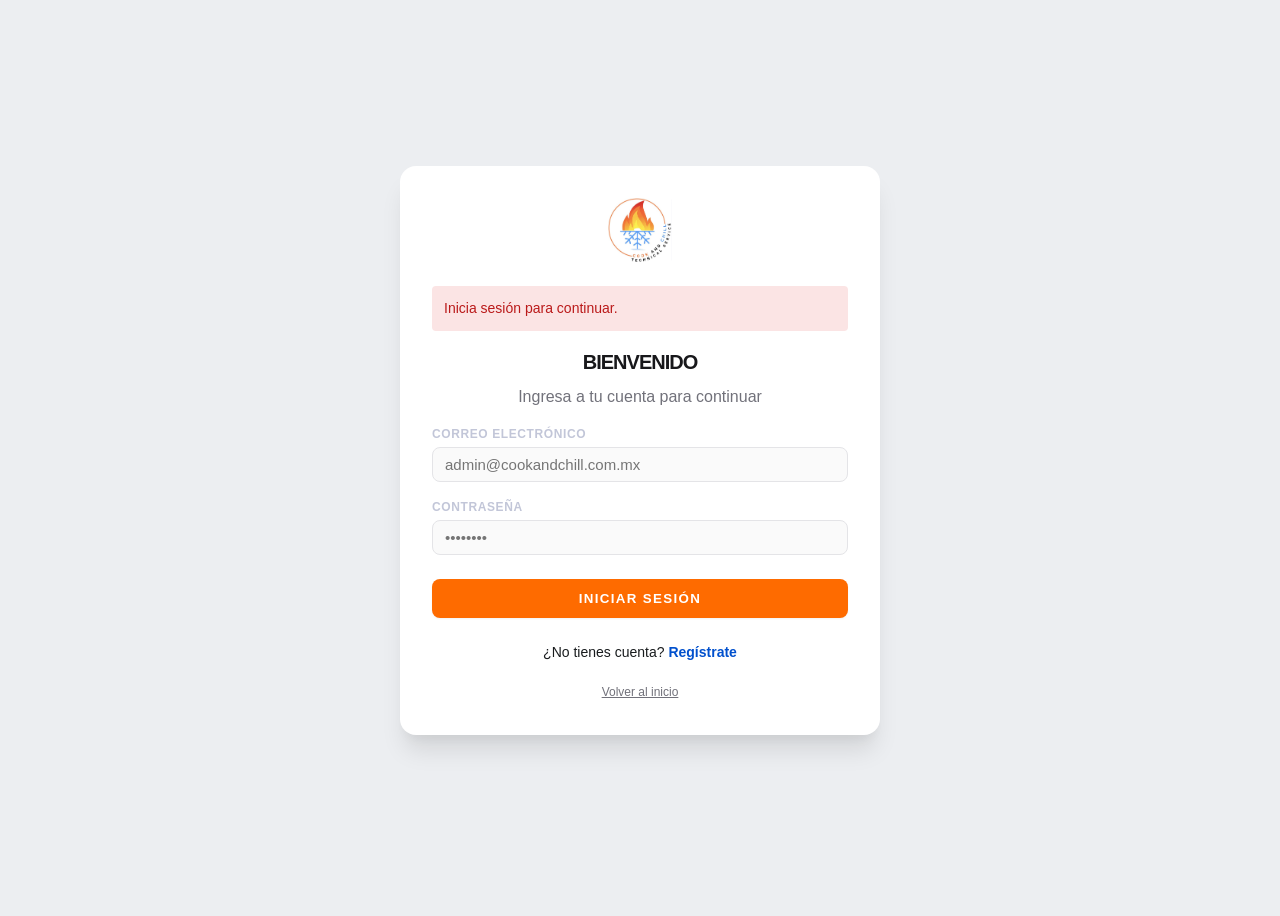
<file: admin.html>
<!DOCTYPE html>
<html lang="es">
<head>
    <meta charset="utf-8"/>
    <meta content="width=device-width, initial-scale=1.0" name="viewport"/>
    <title>Panel Administrador | Cook &amp; Chill</title>
    <link href="https://fonts.googleapis.com/css2?family=Space+Grotesk:wght@300;400;500;600;700;900&amp;family=Inter:wght@300;400;500;600;700&amp;display=swap" rel="stylesheet"/>
    <link href="https://fonts.googleapis.com/css2?family=Material+Symbols+Outlined:wght,FILL@100..700,0..1&amp;display=swap" rel="stylesheet"/>
    <link rel="stylesheet" href="./Assets/css/styles.css">
    <style>
        .header--app { position: sticky; top: 0; z-index: 50; }
    </style>
</head>
<body style="background-color: var(--color-background);">
    <header class="header header--app">
        <div class="header__inner container">
            <div class="header__brand">
                <span class="material-symbols-outlined" style="color: var(--color-primary);">shield_person</span>
                <span class="header__title" style="font-size: var(--text-lg); margin-left: var(--space-2);">Admin Panel</span>
            </div>
            <div class="header__actions" style="display: flex;">
                <span class="badge badge--gray-active" id="admin-name">Admin</span>
            </div>
        </div>
    </header>

    <main class="app-container">
        <div id="demo-json-banner" class="dashboard-card" style="display: none; margin-bottom: var(--space-4); padding: var(--space-4); background: #fef9c3; border: 1px solid #eab308; color: #713f12; font-size: 1.3rem; line-height: 1.45;">
            <strong>Solicitudes de demostración</strong> — Se muestran automáticamente los datos de <code style="background: rgba(255,255,255,0.6); padding: 0.1rem 0.4rem; border-radius: var(--radius-sm);">Assets/data/demo-solicitudes.json</code> junto con las tuyas guardadas en el navegador. Los folios <strong>SOL-DEMO-</strong>* no se pueden editar aquí. Sin HTTP (servidor local) el archivo puede no cargarse.
        </div>
        <!-- Métricas -->
        <h2 class="form-label" style="margin-bottom: var(--space-4);">Resumen General</h2>
        <div class="dashboard-grid dashboard-grid--metrics" style="margin-bottom: var(--space-8);">
            <div class="dashboard-card dashboard-card--primary">
                <span class="form-label" style="color: rgba(255,255,255,0.8);">Total</span>
                <span class="dashboard-card__title" style="font-size: 3.6rem;" id="metric-total">0</span>
            </div>
            <div class="dashboard-card" style="border-left: 4px solid #64748b;">
                <span class="form-label">Enviadas</span>
                <span class="dashboard-card__title" style="font-size: 3.6rem;" id="metric-enviadas">0</span>
            </div>
            <div class="dashboard-card" style="border-left: 4px solid var(--color-error);">
                <span class="form-label">En revisión</span>
                <span class="dashboard-card__title" style="font-size: 3.6rem;" id="metric-en_revision">0</span>
            </div>
            <div class="dashboard-card" style="border-left: 4px solid #ca8a04;">
                <span class="form-label">Asignadas / En proceso</span>
                <span class="dashboard-card__title" style="font-size: 3.6rem;" id="metric-asignadas_proceso">0</span>
            </div>
            <div class="dashboard-card" style="border-left: 4px solid #15803d;">
                <span class="form-label">Cerradas</span>
                <span class="dashboard-card__title" style="font-size: 3.6rem;" id="metric-cerradas">0</span>
            </div>
        </div>

        <h2 class="form-label" style="margin-bottom: var(--space-4);">Solicitudes por técnico</h2>
        <div id="por-tecnico-wrap" class="dashboard-grid" style="margin-bottom: var(--space-8);"></div>

        <!-- Tabla Solicitudes -->
        <div class="dashboard-card">
            <div class="dashboard-card__header" style="justify-content: space-between;">
                <div style="display: flex; align-items: center; gap: var(--space-2);">
                    <span class="material-symbols-outlined" style="color: var(--color-primary);">list_alt</span>
                    <h2 class="dashboard-card__title">Todas las Solicitudes</h2>
                </div>
            </div>
            <div class="table-container">
                <table class="table">
                    <thead class="table__head">
                        <tr>
                            <th class="table__th">Folio</th>
                            <th class="table__th">Cliente</th>
                            <th class="table__th">Fecha</th>
                            <th class="table__th">Estado</th>
                            <th class="table__th">Acción</th>
                        </tr>
                    </thead>
                    <tbody class="table__body" id="solicitudes-tbody">
                        <!-- Llenado con JS -->
                    </tbody>
                </table>
            </div>
        </div>
    </main>

    <!-- Modal Detalles -->
    <div class="modal-overlay" id="modal-detalle">
        <div class="modal">
            <div class="modal__header">
                <h2 class="modal__title">Detalle de Solicitud <span id="modal-id" style="color: var(--color-primary);"></span></h2>
                <button class="modal__close material-symbols-outlined" onclick="UI.closeModal('modal-detalle')">close</button>
            </div>
            
            <div class="form-grid">
                <div class="form-group">
                    <label class="form-label">Cliente</label>
                    <p id="modal-cliente" style="font-weight: 500; font-size: 1.4rem;"></p>
                </div>
                <div class="form-group">
                    <label class="form-label">Fecha</label>
                    <p id="modal-fecha" style="font-weight: 500; font-size: 1.4rem;"></p>
                </div>
                <div class="form-group">
                    <label class="form-label">Estado de atención</label>
                    <p id="modal-estado-atencion" style="font-weight: 600; font-size: 1.4rem; color: var(--color-primary);"></p>
                </div>
                <div class="form-group form-group--full">
                    <label class="form-label">Equipo</label>
                    <p id="modal-equipo" style="font-weight: 700; font-size: 1.4rem; color: var(--color-secondary);"></p>
                </div>
                <div class="form-group form-group--full">
                    <label class="form-label">Falla / Observaciones</label>
                    <p id="modal-observaciones" style="font-weight: 400; font-size: 1.4rem; color: var(--color-zinc-600);"></p>
                </div>

                <div class="form-group form-group--full" id="modal-gps-group" style="display: none;">
                    <label class="form-label">Ubicación GPS</label>
                    <div id="modal-gps-container" style="background: var(--color-zinc-100); padding: var(--space-2); border-radius: var(--radius-md); font-size: 1.2rem; color: var(--color-zinc-700);"></div>
                </div>

                <div class="form-group form-group--full" id="modal-specs-group" style="display: none;">
                    <label class="form-label">Especificaciones Adicionales</label>
                    <div id="modal-specs" style="display: grid; grid-template-columns: 1fr 1fr; gap: 0.5rem; background: var(--color-zinc-50); padding: var(--space-3); border-radius: var(--radius-md); font-size: 1.2rem; color: var(--color-zinc-700);"></div>
                </div>

                <div class="form-group form-group--full" id="modal-fotos-group" style="display: none;">
                    <label class="form-label">Evidencia Fotográfica</label>
                    <div id="modal-fotos" style="display: flex; gap: var(--space-2); overflow-x: auto; padding-bottom: var(--space-2);"></div>
                </div>
                
                <hr class="form-group--full" style="border: none; border-top: 1px solid var(--color-zinc-200); margin: var(--space-4) 0;">
                
                <div class="form-group">
                    <label class="form-label form-label--primary">Asignar Técnico</label>
                    <select id="modal-tecnico" class="form-input form-select">
                        <option value="">Sin asignar</option>
                        <!-- Llenado con JS -->
                    </select>
                </div>
                
                <div class="form-group form-group--full">
                    <label class="form-label form-label--primary">Añadir Comentario</label>
                    <div style="display: flex; gap: var(--space-2);">
                        <input type="text" id="modal-nuevo-comentario" class="form-input" placeholder="Escribe un comentario...">
                        <button id="btn-add-comment" class="button button--primary">Añadir</button>
                    </div>
                </div>

                <div class="form-group form-group--full">
                    <label class="form-label">Historial de Comentarios</label>
                    <div id="modal-comentarios-list" style="background: var(--color-zinc-50); border: 1px solid var(--color-zinc-200); border-radius: var(--radius-lg); padding: var(--space-4); max-height: 20rem; overflow-y: auto;">
                        <!-- JS -->
                    </div>
                </div>
                
                <div class="form-group--full" style="display: flex; justify-content: space-between; gap: var(--space-4); margin-top: var(--space-4);">
                    <button type="button" id="btn-download-pdf-admin" class="button button--secondary" style="display: none; align-items: center; gap: 0.5rem; background-color: var(--color-zinc-800); color: white;"><span class="material-symbols-outlined">download</span> Descargar PDF</button>
                    <div style="display: flex; gap: var(--space-4);">
                        <button class="button button--white" onclick="UI.closeModal('modal-detalle')">Cerrar</button>
                        <button id="btn-save-asignacion" class="button button--primary button--primary-shadow">Guardar Cambios</button>
                    </div>
                </div>
            </div>
        </div>
    </div>

    <!-- BottomNavBar -->
    <nav class="bottom-nav">
        <div class="bottom-nav__item bottom-nav__item--active">
            <span class="material-symbols-outlined bottom-nav__icon">dashboard</span>
            <span class="bottom-nav__label">Panel</span>
        </div>
        <div class="bottom-nav__item" id="nav-logout">
            <span class="material-symbols-outlined bottom-nav__icon">logout</span>
            <span class="bottom-nav__label">Salir</span>
        </div>
    </nav>

    <script src="./Assets/js/app.js"></script>
    <script src="./Assets/js/demo-json-loader.js"></script>
    <script src="./Assets/js/solicitudes.js"></script>
    <script src="./Assets/js/ui.js"></script>
    <script>
        document.addEventListener('DOMContentLoaded', async () => {
            await window.CC_demoJsonReady;

            const session = db.requireAuth('ADMIN');
            if (!session) return;

            const banner = document.getElementById('demo-json-banner');
            if (banner && SolicitudesManager.esDemoArchivoCargado()) {
                banner.style.display = 'block';
            }

            document.getElementById('admin-name').textContent = session.nombre;

            let currentSolId = null;

            function renderPorTecnico() {
                const wrap = document.getElementById('por-tecnico-wrap');
                if (!wrap) return;
                UI.clearElement(wrap);
                const usuariosList = Array.isArray(db.get(DB_KEYS.USUARIOS)) ? db.get(DB_KEYS.USUARIOS) : [];
                const tecnicos = usuariosList.filter((u) => u.rol === 'TECNICO');
                const all = SolicitudesManager.getAll();
                if (tecnicos.length === 0) {
                    const p = document.createElement('p');
                    p.className = 'form-label';
                    p.style.color = 'var(--color-zinc-500)';
                    p.textContent = 'No hay técnicos registrados.';
                    wrap.appendChild(p);
                    return;
                }
                tecnicos.forEach((t) => {
                    const asignadas = all.filter((s) => String(s.tecnico_id) === String(t.id));
                    const card = document.createElement('div');
                    card.className = 'dashboard-card';
                    const h3 = document.createElement('h3');
                    h3.className = 'dashboard-card__title';
                    h3.textContent = t.nombre;
                    const count = document.createElement('p');
                    count.style.fontSize = '1.4rem';
                    count.style.margin = '0';
                    count.textContent = `Asignadas: ${asignadas.length}`;
                    const ul = document.createElement('ul');
                    ul.style.fontSize = '1.2rem';
                    ul.style.margin = '0';
                    ul.style.paddingLeft = '1.6rem';
                    asignadas.slice(0, 8).forEach((s) => {
                        const li = document.createElement('li');
                        li.textContent = `${s.id} — ${s.cliente} (${UI.formatEstadoAtencion(s.estado)})`;
                        ul.appendChild(li);
                    });
                    card.appendChild(h3);
                    card.appendChild(count);
                    card.appendChild(ul);
                    wrap.appendChild(card);
                });
            }

            function loadDashboard() {
                SolicitudesManager.promoteEnviasARevision();
                const metrics = SolicitudesManager.getMetrics();
                UI.renderMetrics(metrics, 'metric');
                const solicitudes = SolicitudesManager.getAll();
                UI.renderSolicitudesTable('solicitudes-tbody', solicitudes, openDetalle);
                renderPorTecnico();
            }

            function fillTecnicosSelect(select, sol) {
                UI.clearElement(select);
                const def = document.createElement('option');
                def.value = '';
                def.textContent = 'Sin asignar';
                select.appendChild(def);
                const usuariosList = Array.isArray(db.get(DB_KEYS.USUARIOS)) ? db.get(DB_KEYS.USUARIOS) : [];
                const tecnicos = usuariosList.filter((u) => u.rol === 'TECNICO');
                tecnicos.forEach((t) => {
                    const opt = document.createElement('option');
                    opt.value = String(t.id);
                    opt.textContent = t.nombre;
                    if (String(sol.tecnico_id) === String(t.id)) opt.selected = true;
                    select.appendChild(opt);
                });
            }

            function openDetalle(sol) {
                currentSolId = sol.id;
                UI.fillModalData(sol, 'modal');
                const select = document.getElementById('modal-tecnico');
                fillTecnicosSelect(select, sol);
                renderComentarios(sol.comentarios);

                const btnPdf = document.getElementById('btn-download-pdf-admin');
                if (sol.pdf_document) {
                    btnPdf.style.display = 'flex';
                    btnPdf.onclick = () => UI.downloadSolicitudPdf(sol.pdf_document, sol);
                } else {
                    btnPdf.style.display = 'none';
                }

                UI.openModal('modal-detalle');
            }

            function renderComentarios(comentarios) {
                const list = document.getElementById('modal-comentarios-list');
                UI.clearElement(list);
                if (!comentarios || comentarios.length === 0) {
                    const p = document.createElement('p');
                    p.style.color = 'var(--color-zinc-400)';
                    p.style.fontSize = '1.2rem';
                    p.textContent = 'No hay comentarios';
                    list.appendChild(p);
                    return;
                }
                comentarios.forEach((c) => {
                    const block = document.createElement('div');
                    block.style.marginBottom = '1rem';
                    block.style.borderBottom = '1px solid var(--color-zinc-200)';
                    block.style.paddingBottom = '0.5rem';
                    const meta = document.createElement('div');
                    meta.style.fontSize = '1rem';
                    meta.style.color = 'var(--color-zinc-500)';
                    const strong = document.createElement('strong');
                    strong.style.color = 'var(--color-primary)';
                    strong.textContent = c.autor;
                    meta.appendChild(strong);
                    meta.appendChild(document.createTextNode(' — ' + c.fecha));
                    const body = document.createElement('div');
                    body.style.fontSize = '1.4rem';
                    body.style.color = 'var(--color-zinc-800)';
                    body.textContent = c.texto;
                    block.appendChild(meta);
                    block.appendChild(body);
                    list.appendChild(block);
                });
            }

            document.getElementById('btn-add-comment').addEventListener('click', () => {
                const input = document.getElementById('modal-nuevo-comentario');
                if (input.value.trim() && currentSolId) {
                    if (SolicitudesManager.esSolicitudDemoArchivo(currentSolId)) {
                        UI.showToast('Los folios de demostración (SOL-DEMO-*) vienen del archivo JSON y no se pueden modificar aquí.', true);
                        return;
                    }
                    const ok = SolicitudesManager.addComentario(currentSolId, input.value.trim(), session.nombre);
                    if (!ok) {
                        UI.showToast('No se pudo guardar el comentario.', true);
                        return;
                    }
                    input.value = '';
                    const sol = SolicitudesManager.getById(currentSolId);
                    renderComentarios(sol.comentarios);
                }
            });

            document.getElementById('btn-save-asignacion').addEventListener('click', () => {
                const select = document.getElementById('modal-tecnico');
                const raw = select.value;
                const tecId = raw === '' ? null : Number(raw);
                if (!currentSolId) return;
                if (SolicitudesManager.esSolicitudDemoArchivo(currentSolId)) {
                    UI.showToast('Los folios SOL-DEMO-* son solo lectura (archivo demo-solicitudes.json).', true);
                    return;
                }
                const sol = SolicitudesManager.getById(currentSolId);
                const updateData = { tecnico_id: tecId };
                if (tecId !== null) {
                    if (sol.estado === 'ENVIADA' || sol.estado === 'EN_REVISION' || sol.estado === 'PENDIENTE') {
                        updateData.estado = 'ASIGNADA';
                    }
                } else if (sol.estado === 'ASIGNADA' || sol.estado === 'EN_PROCESO' || sol.estado === 'ASIGNADO') {
                    updateData.estado = 'EN_REVISION';
                }
                try {
                    SolicitudesManager.update(currentSolId, updateData);
                } catch (err) {
                    UI.showToast('No se pudo guardar. Comprueba el espacio del navegador.', true);
                    return;
                }
                UI.showToast('Cambios guardados.');
                UI.closeModal('modal-detalle');
                loadDashboard();
            });

            loadDashboard();
        });
    </script>
</body>
</html>
</file>
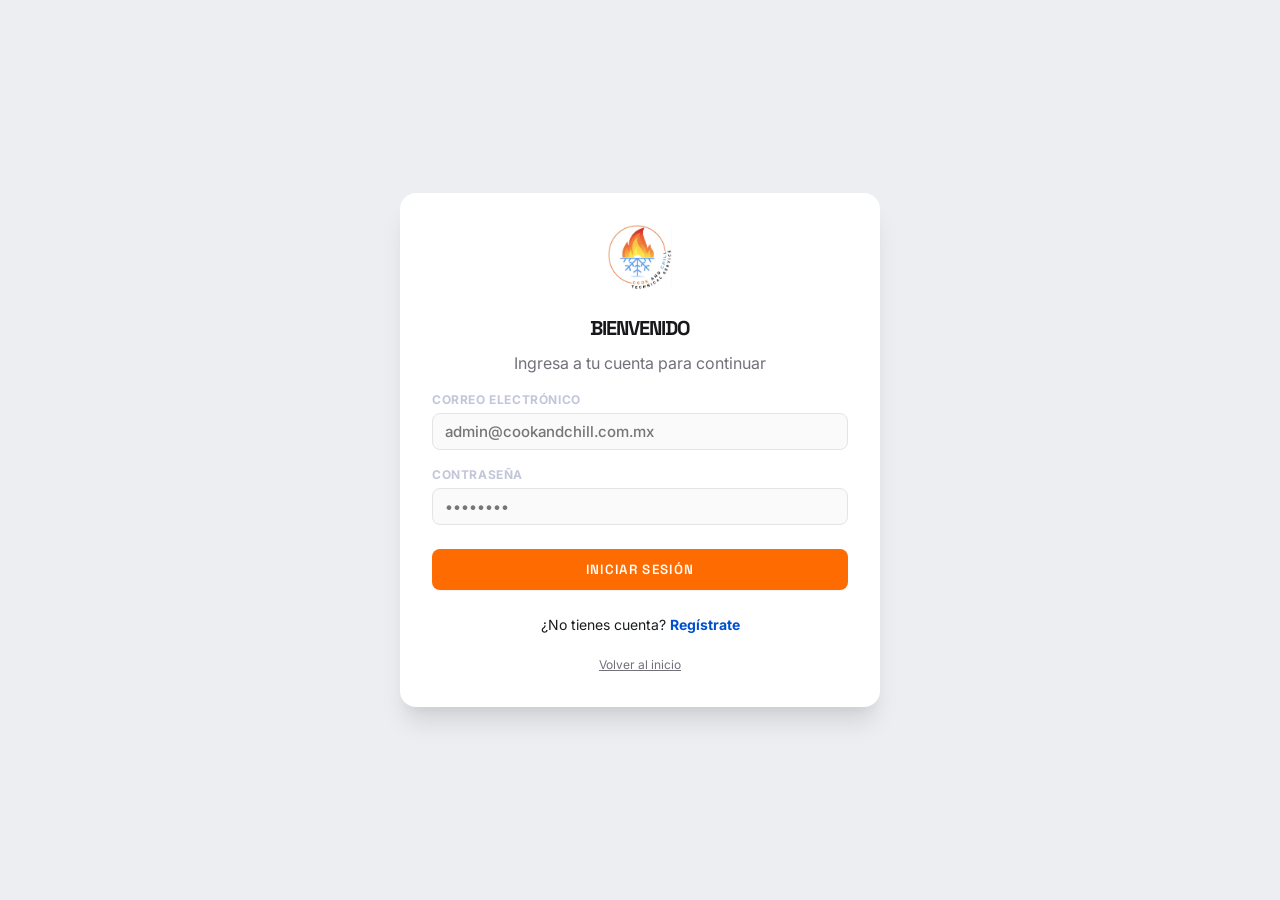
<file: auth.html>
<!DOCTYPE html>
<html lang="es">
<head>
    <meta charset="utf-8"/>
    <meta content="width=device-width, initial-scale=1.0" name="viewport"/>
    <title>Acceso al Sistema | Cook &amp; Chill</title>
    <link href="https://fonts.googleapis.com/css2?family=Space+Grotesk:wght@300;400;500;600;700;900&amp;family=Inter:wght@300;400;500;600;700&amp;display=swap" rel="stylesheet"/>
    <link href="https://fonts.googleapis.com/css2?family=Material+Symbols+Outlined:wght,FILL@100..700,0..1&amp;display=swap" rel="stylesheet"/>
    <link rel="stylesheet" href="./Assets/css/styles.css">
    <style>
        body { background-color: var(--color-surface-container); }
        .auth-container { min-height: 100vh; display: flex; align-items: center; justify-content: center; padding: var(--space-4); }
        .auth-card { background: var(--color-white); padding: var(--space-8); border-radius: var(--radius-2xl); width: 100%; max-width: 48rem; box-shadow: var(--shadow-xl); }
        .auth-logo { width: 6.4rem; height: 6.4rem; margin: 0 auto var(--space-6); display: block; border-radius: var(--radius-md); }
    </style>
</head>
<body>
    <div class="auth-container">
        <div class="auth-card">
            <img src="./Assets/img/Logo.jpeg" alt="Logo" class="auth-logo">
            <div id="auth-feedback" style="display: none;"></div>
            
            <!-- Login View -->
            <div id="login-view">
                <h1 class="header__title" style="text-align: center; margin-bottom: var(--space-2);">Bienvenido</h1>
                <p id="auth-subtitle" style="text-align: center; color: var(--color-zinc-500); margin-bottom: var(--space-4);">Ingresa a tu cuenta para continuar</p>

                <!-- Demo: visible con portal=admin, portal=tec o ?demo=1 -->
                <div id="auth-demo-box-admin" style="display: none; background-color: var(--color-zinc-50); border: 1px dashed var(--color-zinc-300); border-radius: var(--radius-lg); padding: var(--space-4); margin-bottom: var(--space-6); font-size: 1.2rem; text-align: center;">
                    <strong style="color: var(--color-primary); display: block; margin-bottom: var(--space-2); text-transform: uppercase;">Acceso demostración — Administrador</strong>
                    <p style="margin: 0 0 var(--space-2); color: var(--color-zinc-600); font-size: 1.1rem;">Usa estos datos para entrar al panel admin:</p>
                    <div style="color: var(--color-zinc-800);">
                        <div><strong>Usuario:</strong> admin@cookandchill.com.mx</div>
                        <div style="margin-top: 0.4rem;"><strong>Contraseña:</strong> <code style="background: var(--color-zinc-100); padding: 0.2rem 0.5rem; border-radius: var(--radius-sm);">admin</code></div>
                    </div>
                </div>
                <div id="auth-demo-box-tec" style="display: none; background-color: var(--color-zinc-50); border: 1px dashed var(--color-zinc-300); border-radius: var(--radius-lg); padding: var(--space-4); margin-bottom: var(--space-6); font-size: 1.2rem; text-align: center;">
                    <strong style="color: var(--color-secondary); display: block; margin-bottom: var(--space-2); text-transform: uppercase;">Acceso demostración — Técnico</strong>
                    <p style="margin: 0 0 var(--space-2); color: var(--color-zinc-600); font-size: 1.1rem;">Usa estos datos para entrar al portal técnico:</p>
                    <div style="color: var(--color-zinc-800);">
                        <div><strong>Usuario:</strong> tec@cookandchill.com.mx</div>
                        <div style="margin-top: 0.4rem;"><strong>Contraseña:</strong> <code style="background: var(--color-zinc-100); padding: 0.2rem 0.5rem; border-radius: var(--radius-sm);">tec</code></div>
                    </div>
                </div>
                
                <form id="login-form" class="form-group" style="gap: var(--space-4);">
                    <div class="form-group">
                        <label class="form-label">Correo Electrónico</label>
                        <input type="email" id="login-email" class="form-input" required placeholder="admin@cookandchill.com.mx">
                    </div>
                    <div class="form-group">
                        <label class="form-label">Contraseña</label>
                        <input type="password" id="login-password" class="form-input" required placeholder="••••••••">
                    </div>
                    <button type="submit" class="button button--primary button--full" style="margin-top: var(--space-2);">Iniciar Sesión</button>
                </form>
                
                <p style="text-align: center; margin-top: var(--space-6); font-size: 1.4rem;">
                    ¿No tienes cuenta? <a href="#" class="auth-toggle" data-target="register" style="color: var(--color-primary); font-weight: 700;">Regístrate</a>
                </p>
                <div style="text-align: center; margin-top: var(--space-4);">
                    <a href="index.html" style="color: var(--color-zinc-500); text-decoration: underline; font-size: 1.2rem;">Volver al inicio</a>
                </div>
            </div>

            <!-- Register View -->
            <div id="register-view" style="display: none;">
                <h1 class="header__title" style="text-align: center; margin-bottom: var(--space-2);">Crear Cuenta</h1>
                <p style="text-align: center; color: var(--color-zinc-500); margin-bottom: var(--space-6);">Registro para técnicos de servicio. Las cuentas de administrador las gestiona la empresa.</p>
                
                <form id="register-form" class="form-group" style="gap: var(--space-4);">
                    <div class="form-group">
                        <label class="form-label">Nombre Completo</label>
                        <input type="text" id="reg-nombre" class="form-input" required>
                    </div>
                    <div class="form-group">
                        <label class="form-label">Correo Electrónico</label>
                        <input type="email" id="reg-email" class="form-input" required>
                    </div>
                    <div class="form-group">
                        <label class="form-label">Contraseña</label>
                        <input type="password" id="reg-password" class="form-input" required>
                    </div>
                    <button type="submit" class="button button--primary button--full" style="margin-top: var(--space-2);">Registrarse como técnico</button>
                </form>
                
                <p style="text-align: center; margin-top: var(--space-6); font-size: 1.4rem;">
                    ¿Ya tienes cuenta? <a href="#" class="auth-toggle" data-target="login" style="color: var(--color-primary); font-weight: 700;">Inicia Sesión</a>
                </p>
                <div style="text-align: center; margin-top: var(--space-4);">
                    <a href="index.html" style="color: var(--color-zinc-500); text-decoration: underline; font-size: 1.2rem;">Volver al inicio</a>
                </div>
            </div>
        </div>
    </div>

    <script src="./Assets/js/app.js"></script>
    <script src="./Assets/js/auth.js"></script>
</body>
</html>
</file>
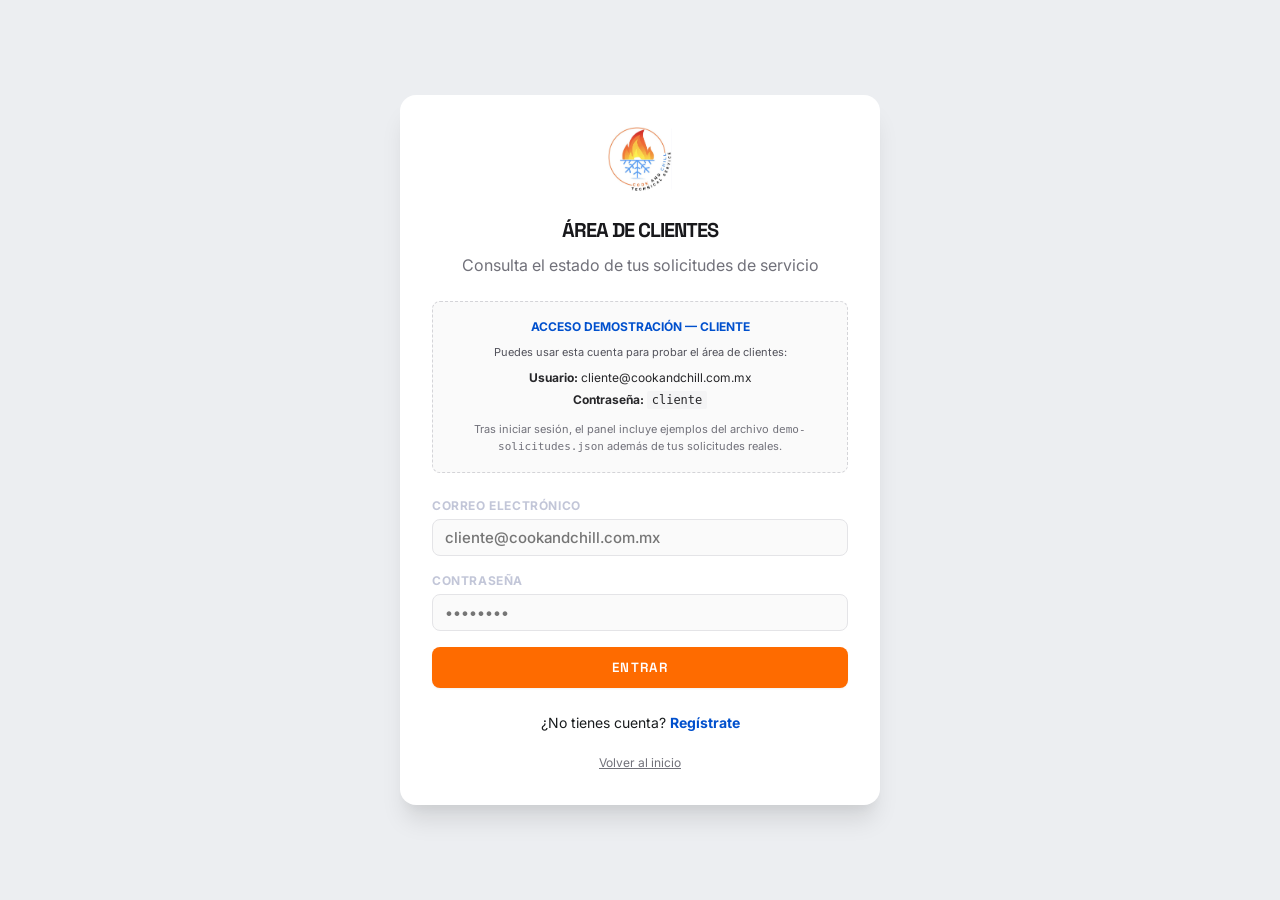
<file: cliente-auth.html>
<!DOCTYPE html>
<html lang="es">
<head>
    <meta charset="utf-8"/>
    <meta content="width=device-width, initial-scale=1.0" name="viewport"/>
    <title>Clientes | Cook &amp; Chill</title>
    <link href="https://fonts.googleapis.com/css2?family=Space+Grotesk:wght@300;400;500;600;700;900&amp;family=Inter:wght@300;400;500;600;700&amp;display=swap" rel="stylesheet"/>
    <link href="https://fonts.googleapis.com/css2?family=Material+Symbols+Outlined:wght,FILL@100..700,0..1&amp;display=swap" rel="stylesheet"/>
    <link rel="stylesheet" href="./Assets/css/styles.css">
    <style>
        body { background-color: var(--color-surface-container); }
        .auth-container { min-height: 100vh; display: flex; align-items: center; justify-content: center; padding: var(--space-4); }
        .auth-card { background: var(--color-white); padding: var(--space-8); border-radius: var(--radius-2xl); width: 100%; max-width: 48rem; box-shadow: var(--shadow-xl); }
        .auth-logo { width: 6.4rem; height: 6.4rem; margin: 0 auto var(--space-6); display: block; border-radius: var(--radius-md); }
    </style>
</head>
<body>
    <div class="auth-container">
        <div class="auth-card">
            <img src="./Assets/img/Logo.jpeg" alt="Logo" class="auth-logo">
            <div id="cliente-auth-feedback" style="display: none;"></div>

            <div id="cliente-login-view">
                <h1 class="header__title" style="text-align: center; margin-bottom: var(--space-2);">Área de clientes</h1>
                <p style="text-align: center; color: var(--color-zinc-500); margin-bottom: var(--space-6);">Consulta el estado de tus solicitudes de servicio</p>

                <div id="cliente-auth-demo-box" style="background-color: var(--color-zinc-50); border: 1px dashed var(--color-zinc-300); border-radius: var(--radius-lg); padding: var(--space-4); margin-bottom: var(--space-6); font-size: 1.2rem; text-align: center;">
                    <strong style="color: var(--color-primary); display: block; margin-bottom: var(--space-2); text-transform: uppercase;">Acceso demostración — Cliente</strong>
                    <p style="margin: 0 0 var(--space-2); color: var(--color-zinc-600); font-size: 1.1rem;">Puedes usar esta cuenta para probar el área de clientes:</p>
                    <div style="color: var(--color-zinc-800);">
                        <div><strong>Usuario:</strong> cliente@cookandchill.com.mx</div>
                        <div style="margin-top: 0.4rem;"><strong>Contraseña:</strong> <code style="background: var(--color-zinc-100); padding: 0.2rem 0.5rem; border-radius: var(--radius-sm);">cliente</code></div>
                    </div>
                    <p style="margin: var(--space-3) 0 0; font-size: 1.1rem; color: var(--color-zinc-500);">Tras iniciar sesión, el panel incluye ejemplos del archivo <code>demo-solicitudes.json</code> además de tus solicitudes reales.</p>
                </div>

                <form id="cliente-login-form" class="form-group" style="gap: var(--space-4);">
                    <div class="form-group">
                        <label class="form-label">Correo electrónico</label>
                        <input type="email" id="cliente-login-email" class="form-input" required autocomplete="username" placeholder="cliente@cookandchill.com.mx">
                    </div>
                    <div class="form-group">
                        <label class="form-label">Contraseña</label>
                        <input type="password" id="cliente-login-password" class="form-input" required autocomplete="current-password" placeholder="••••••••">
                    </div>
                    <button type="submit" class="button button--primary button--full">Entrar</button>
                </form>

                <p style="text-align: center; margin-top: var(--space-6); font-size: 1.4rem;">
                    ¿No tienes cuenta? <a href="#" class="cliente-auth-toggle" data-target="register" style="color: var(--color-primary); font-weight: 700;">Regístrate</a>
                </p>
                <div style="text-align: center; margin-top: var(--space-4);">
                    <a href="index.html" style="color: var(--color-zinc-500); text-decoration: underline; font-size: 1.2rem;">Volver al inicio</a>
                </div>
            </div>

            <div id="cliente-register-view" style="display: none;">
                <h1 class="header__title" style="text-align: center; margin-bottom: var(--space-2);">Crear cuenta de cliente</h1>
                <p style="text-align: center; color: var(--color-zinc-500); margin-bottom: var(--space-6);">Podrás enviar solicitudes y ver su seguimiento con tu mismo correo</p>

                <form id="cliente-register-form" class="form-group" style="gap: var(--space-4);">
                    <div class="form-group">
                        <label class="form-label">Nombre completo</label>
                        <input type="text" id="cliente-reg-nombre" class="form-input" required>
                    </div>
                    <div class="form-group">
                        <label class="form-label">Correo electrónico</label>
                        <input type="email" id="cliente-reg-email" class="form-input" required autocomplete="email">
                    </div>
                    <div class="form-group">
                        <label class="form-label">Contraseña</label>
                        <input type="password" id="cliente-reg-password" class="form-input" required autocomplete="new-password">
                    </div>
                    <button type="submit" class="button button--primary button--full">Registrarse</button>
                </form>

                <p style="text-align: center; margin-top: var(--space-6); font-size: 1.4rem;">
                    ¿Ya tienes cuenta? <a href="#" class="cliente-auth-toggle" data-target="login" style="color: var(--color-primary); font-weight: 700;">Inicia sesión</a>
                </p>
                <div style="text-align: center; margin-top: var(--space-4);">
                    <a href="index.html" style="color: var(--color-zinc-500); text-decoration: underline; font-size: 1.2rem;">Volver al inicio</a>
                </div>
            </div>
        </div>
    </div>

    <script src="./Assets/js/app.js"></script>
    <script src="./Assets/js/cliente-auth.js"></script>
</body>
</html>
</file>
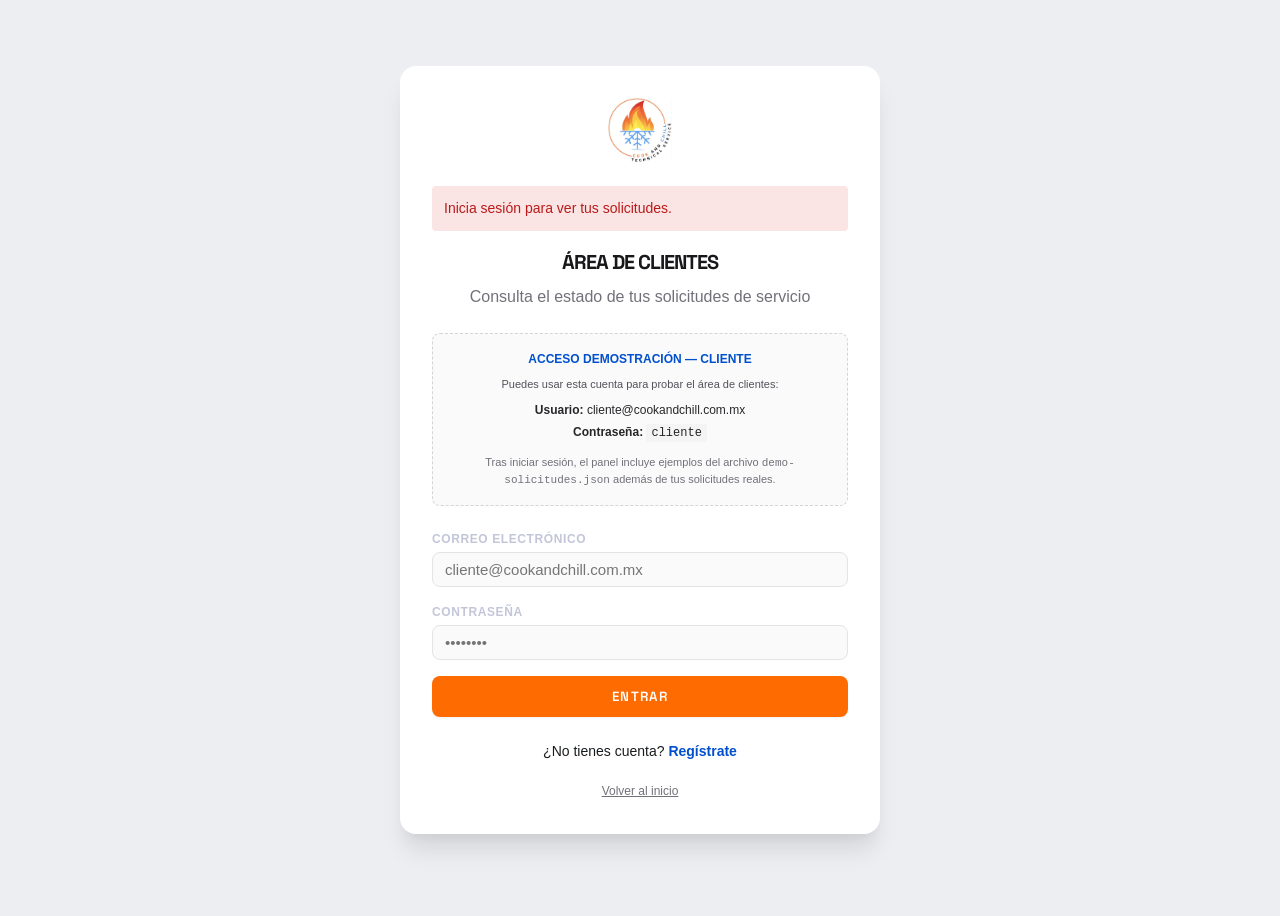
<file: cliente-panel.html>
<!DOCTYPE html>
<html lang="es">
<head>
    <meta charset="utf-8"/>
    <meta content="width=device-width, initial-scale=1.0" name="viewport"/>
    <title>Mis solicitudes | Cook &amp; Chill</title>
    <link href="https://fonts.googleapis.com/css2?family=Space+Grotesk:wght@300;400;500;600;700;900&amp;family=Inter:wght@300;400;500;600;700&amp;display=swap" rel="stylesheet"/>
    <link href="https://fonts.googleapis.com/css2?family=Material+Symbols+Outlined:wght,FILL@100..700,0..1&amp;display=swap" rel="stylesheet"/>
    <link rel="stylesheet" href="./Assets/css/styles.css">
    <style>
        .header--app { position: sticky; top: 0; z-index: 50; }
    </style>
</head>
<body style="background-color: var(--color-background);">
    <header class="header header--app">
        <div class="header__inner container">
            <div class="header__brand">
                <span class="material-symbols-outlined" style="color: var(--color-primary);">person</span>
                <span class="header__title" style="font-size: var(--text-lg); margin-left: var(--space-2);"><span id="cli-header-nombre">Mi cuenta</span></span>
            </div>
            <div class="header__actions" style="display: flex;">
                <a href="solicitud.html" class="button button--outline" style="margin-right: var(--space-2); font-size: 1.2rem;">Nueva solicitud</a>
            </div>
        </div>
    </header>

    <main class="app-container">
        <div id="demo-json-banner" class="dashboard-card" style="display: none; margin-bottom: var(--space-4); padding: var(--space-4); background: #fef9c3; border: 1px solid #eab308; color: #713f12; font-size: 1.3rem; line-height: 1.45;">
            <strong>Solicitudes de demostración</strong> — El listado incluye datos de ejemplo de <code>Assets/data/demo-solicitudes.json</code> además de las solicitudes vinculadas a tu cuenta.
        </div>
        <p class="form-label" style="color: var(--color-zinc-600); margin-bottom: var(--space-4);" id="cli-resumen">Aquí aparecen las solicitudes enviadas con tu sesión iniciada.</p>

        <div class="dashboard-card">
            <div class="dashboard-card__header" style="justify-content: space-between;">
                <div style="display: flex; align-items: center; gap: var(--space-2);">
                    <span class="material-symbols-outlined" style="color: var(--color-primary);">list_alt</span>
                    <h2 class="dashboard-card__title">Mis solicitudes</h2>
                </div>
            </div>
            <div class="table-container">
                <table class="table">
                    <thead class="table__head">
                        <tr>
                            <th class="table__th">Folio</th>
                            <th class="table__th">Cliente / empresa</th>
                            <th class="table__th">Fecha</th>
                            <th class="table__th">Estado</th>
                            <th class="table__th">Ver</th>
                        </tr>
                    </thead>
                    <tbody class="table__body" id="cli-solicitudes-tbody"></tbody>
                </table>
            </div>
        </div>
    </main>

    <div class="modal-overlay" id="cli-modal-detalle">
        <div class="modal">
            <div class="modal__header">
                <h2 class="modal__title">Solicitud <span id="cli-id" style="color: var(--color-primary);"></span></h2>
                <button type="button" class="modal__close material-symbols-outlined" id="cli-modal-close">close</button>
            </div>

            <div class="form-grid">
                <div class="form-group">
                    <label class="form-label">Cliente / empresa</label>
                    <p id="cli-cliente" style="font-weight: 500; font-size: 1.4rem;"></p>
                </div>
                <div class="form-group">
                    <label class="form-label">Fecha</label>
                    <p id="cli-fecha" style="font-weight: 500; font-size: 1.4rem;"></p>
                </div>
                <div class="form-group form-group--full">
                    <label class="form-label">Estado de atención</label>
                    <p id="cli-estado-atencion" style="font-weight: 600; font-size: 1.4rem; color: var(--color-primary);"></p>
                </div>
                <div class="form-group form-group--full">
                    <label class="form-label">Equipo</label>
                    <p id="cli-equipo" style="font-weight: 700; font-size: 1.4rem; color: var(--color-secondary);"></p>
                </div>
                <div class="form-group form-group--full">
                    <label class="form-label">Ubicación</label>
                    <p id="cli-ubicacion" style="font-weight: 400; font-size: 1.4rem; color: var(--color-zinc-600);"></p>
                </div>
                <div class="form-group form-group--full">
                    <label class="form-label">Falla / observaciones</label>
                    <p id="cli-observaciones" style="font-weight: 400; font-size: 1.4rem; color: var(--color-zinc-600);"></p>
                </div>
                <div class="form-group form-group--full">
                    <label class="form-label">Diagnóstico (taller)</label>
                    <p id="cli-diagnostico" style="font-weight: 400; font-size: 1.4rem; color: var(--color-zinc-600);"></p>
                </div>

                <div class="form-group form-group--full" id="cli-gps-group" style="display: none;">
                    <label class="form-label">Ubicación GPS</label>
                    <div id="cli-gps-container" style="background: var(--color-zinc-100); padding: var(--space-2); border-radius: var(--radius-md); font-size: 1.2rem; color: var(--color-zinc-700);"></div>
                </div>

                <div class="form-group form-group--full" id="cli-specs-group" style="display: none;">
                    <label class="form-label">Especificaciones</label>
                    <div id="cli-specs" style="display: grid; grid-template-columns: 1fr 1fr; gap: 0.5rem; background: var(--color-zinc-50); padding: var(--space-3); border-radius: var(--radius-md); font-size: 1.2rem; color: var(--color-zinc-700);"></div>
                </div>

                <div class="form-group form-group--full" id="cli-fotos-group" style="display: none;">
                    <label class="form-label">Evidencia fotográfica</label>
                    <div id="cli-fotos" style="display: flex; gap: var(--space-2); overflow-x: auto; padding-bottom: var(--space-2);"></div>
                </div>

                <div class="form-group form-group--full">
                    <label class="form-label">Comentarios del servicio</label>
                    <div id="cli-comentarios-list" style="background: var(--color-zinc-50); border: 1px solid var(--color-zinc-200); border-radius: var(--radius-lg); padding: var(--space-4); max-height: 20rem; overflow-y: auto;">
                    </div>
                </div>

                <div class="form-group--full" style="display: flex; justify-content: space-between; gap: var(--space-4); margin-top: var(--space-4); flex-wrap: wrap;">
                    <button type="button" id="btn-download-pdf-cli" class="button button--secondary" style="display: none; align-items: center; gap: 0.5rem; background-color: var(--color-zinc-800); color: white;">
                        <span class="material-symbols-outlined">download</span> Descargar PDF
                    </button>
                    <button type="button" class="button button--primary" id="cli-modal-btn-cerrar">Cerrar</button>
                </div>
            </div>
        </div>
    </div>

    <nav class="bottom-nav">
        <div class="bottom-nav__item bottom-nav__item--active">
            <span class="material-symbols-outlined bottom-nav__icon">assignment</span>
            <span class="bottom-nav__label">Mis solicitudes</span>
        </div>
        <div class="bottom-nav__item" id="nav-logout">
            <span class="material-symbols-outlined bottom-nav__icon">logout</span>
            <span class="bottom-nav__label">Salir</span>
        </div>
    </nav>

    <script src="./Assets/js/app.js"></script>
    <script src="./Assets/js/demo-json-loader.js"></script>
    <script src="./Assets/js/solicitudes.js"></script>
    <script src="./Assets/js/ui.js"></script>
    <script>
        document.addEventListener('DOMContentLoaded', async () => {
            await window.CC_demoJsonReady;

            const session = db.requireAuth('CLIENTE');
            if (!session) return;

            const banner = document.getElementById('demo-json-banner');
            if (banner && SolicitudesManager.esDemoArchivoCargado()) {
                banner.style.display = 'block';
            }

            const nombreEl = document.getElementById('cli-header-nombre');
            if (nombreEl) nombreEl.textContent = session.nombre;

            let currentId = null;

            function renderCliComentarios(comentarios) {
                const list = document.getElementById('cli-comentarios-list');
                UI.clearElement(list);
                if (!comentarios || comentarios.length === 0) {
                    const p = document.createElement('p');
                    p.style.color = 'var(--color-zinc-400)';
                    p.style.fontSize = '1.2rem';
                    p.textContent = 'Sin comentarios aún';
                    list.appendChild(p);
                    return;
                }
                comentarios.forEach((c) => {
                    const block = document.createElement('div');
                    block.style.marginBottom = '1rem';
                    block.style.borderBottom = '1px solid var(--color-zinc-200)';
                    block.style.paddingBottom = '0.5rem';
                    const meta = document.createElement('div');
                    meta.style.fontSize = '1rem';
                    meta.style.color = 'var(--color-zinc-500)';
                    const strong = document.createElement('strong');
                    strong.style.color = 'var(--color-primary)';
                    strong.textContent = c.autor;
                    meta.appendChild(strong);
                    meta.appendChild(document.createTextNode(' — ' + c.fecha));
                    const body = document.createElement('div');
                    body.style.fontSize = '1.4rem';
                    body.style.color = 'var(--color-zinc-800)';
                    body.textContent = c.texto;
                    block.appendChild(meta);
                    block.appendChild(body);
                    list.appendChild(block);
                });
            }

            function loadLista() {
                const lista = SolicitudesManager.getByClienteUsuario(session.id)
                    .slice()
                    .sort((a, b) => String(b.fecha || '').localeCompare(String(a.fecha || '')));
                const res = document.getElementById('cli-resumen');
                if (res) {
                    res.textContent = lista.length === 0
                        ? 'Aún no tienes solicitudes vinculadas. Envía una desde “Nueva solicitud” con la sesión iniciada.'
                        : `Tienes ${lista.length} solicitud(es) registradas con tu cuenta.`;
                }
                UI.renderSolicitudesTable('cli-solicitudes-tbody', lista, openDetalleCli);
            }

            function openDetalleCli(sol) {
                currentId = sol.id;
                UI.fillModalData(sol, 'cli');
                renderCliComentarios(sol.comentarios);

                const btnPdf = document.getElementById('btn-download-pdf-cli');
                if (sol.pdf_document) {
                    btnPdf.style.display = 'flex';
                    btnPdf.onclick = () => UI.downloadSolicitudPdf(sol.pdf_document, sol);
                } else {
                    btnPdf.style.display = 'none';
                }

                UI.openModal('cli-modal-detalle');
            }

            const closeModal = () => UI.closeModal('cli-modal-detalle');
            document.getElementById('cli-modal-close').addEventListener('click', closeModal);
            document.getElementById('cli-modal-btn-cerrar').addEventListener('click', closeModal);

            document.getElementById('cli-modal-detalle').addEventListener('click', (e) => {
                if (e.target.id === 'cli-modal-detalle' || e.target.classList.contains('modal__close')) {
                    closeModal();
                }
            });

            loadLista();
        });
    </script>
</body>
</html>
</file>
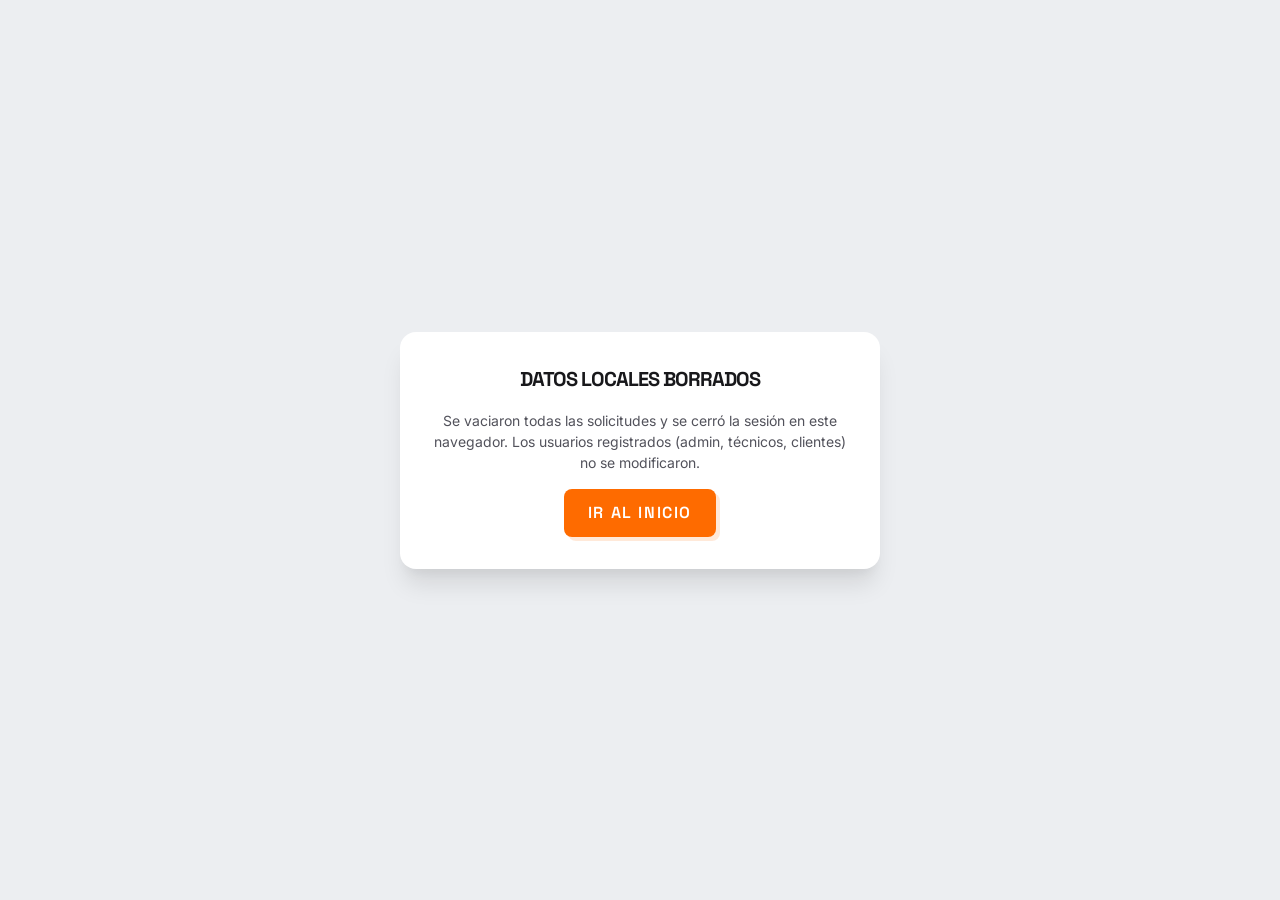
<file: limpiar-datos.html>
<!DOCTYPE html>
<html lang="es">
<head>
    <meta charset="utf-8"/>
    <meta name="viewport" content="width=device-width, initial-scale=1.0"/>
    <title>Limpiar datos | Cook &amp; Chill</title>
    <link href="https://fonts.googleapis.com/css2?family=Space+Grotesk:wght@400;600;700&amp;family=Inter:wght@400;600&amp;display=swap" rel="stylesheet"/>
    <link rel="stylesheet" href="./Assets/css/styles.css"/>
    <style>
        body { min-height: 100vh; display: flex; align-items: center; justify-content: center; padding: var(--space-4); background: var(--color-surface-container); }
        .limpiar-card { background: var(--color-white); padding: var(--space-8); border-radius: var(--radius-2xl); max-width: 48rem; box-shadow: var(--shadow-xl); text-align: center; }
        .limpiar-card p { font-size: 1.4rem; color: var(--color-zinc-600); line-height: 1.5; margin: var(--space-4) 0; }
    </style>
</head>
<body>
    <div class="limpiar-card">
        <h1 class="header__title" style="margin-bottom: var(--space-2);">Datos locales borrados</h1>
        <p id="limpiar-msg">Se vaciaron todas las solicitudes y se cerró la sesión en este navegador. Los usuarios registrados (admin, técnicos, clientes) no se modificaron.</p>
        <a class="button button--primary button--primary-shadow" href="index.html">Ir al inicio</a>
    </div>
    <script src="./Assets/js/app.js"></script>
    <script>
        document.addEventListener('DOMContentLoaded', () => {
            if (typeof db !== 'undefined' && typeof db.resetSolicitudesYLimpiarSesion === 'function') {
                db.resetSolicitudesYLimpiarSesion();
            }
        });
    </script>
</body>
</html>
</file>
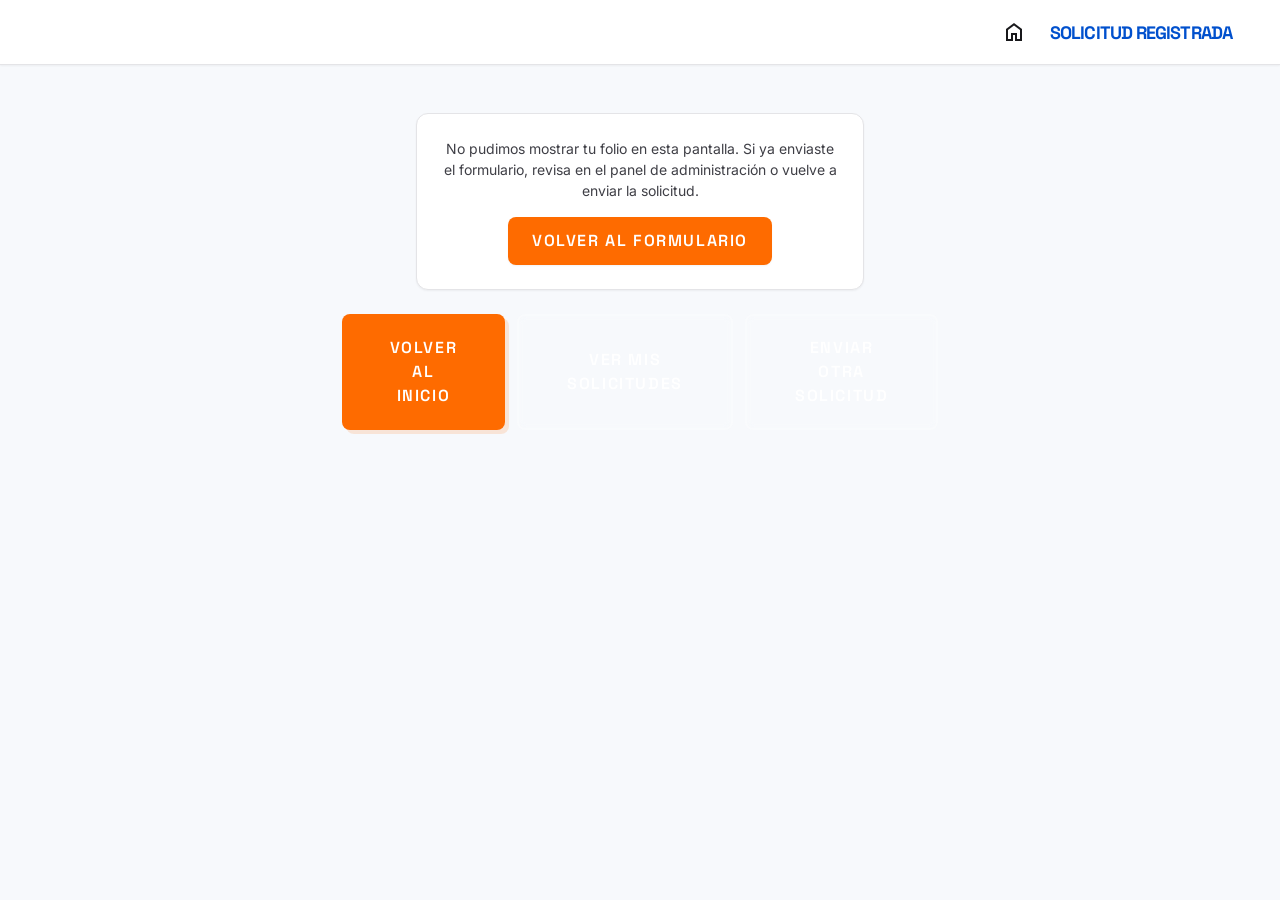
<file: solicitud-exito.html>
<!DOCTYPE html>
<html lang="es">
<head>
    <meta charset="utf-8"/>
    <meta content="width=device-width, initial-scale=1.0" name="viewport"/>
    <title>Solicitud enviada | Cook &amp; Chill</title>
    <link href="https://fonts.googleapis.com/css2?family=Space+Grotesk:wght@300;400;500;600;700;900&amp;family=Inter:wght@300;400;500;600;700&amp;display=swap" rel="stylesheet"/>
    <link href="https://fonts.googleapis.com/css2?family=Material+Symbols+Outlined:wght,FILL@100..700,0..1&amp;display=swap" rel="stylesheet"/>
    <link rel="stylesheet" href="./Assets/css/styles.css">
    <style>
        .header--app { position: sticky; top: 0; z-index: 50; }
        .exito-panel {
            max-width: 48rem;
            margin: 0 auto;
            text-align: center;
            padding: var(--space-8) var(--space-4);
        }
        .exito-panel__icon {
            font-size: 7rem;
            color: #16a34a;
            display: block;
            margin-bottom: var(--space-4);
        }
        .exito-panel__folio {
            font-size: 3.6rem;
            font-weight: 900;
            color: var(--color-primary);
            letter-spacing: 0.06em;
            margin: var(--space-3) 0 var(--space-6);
            word-break: break-all;
        }
        .exito-panel__hint {
            font-size: 1.4rem;
            color: var(--color-zinc-600);
            line-height: 1.5;
            margin-bottom: var(--space-8);
        }
        .exito-panel__actions {
            display: flex;
            flex-direction: column;
            gap: var(--space-3);
            max-width: 32rem;
            margin: 0 auto;
        }
        @media (min-width: 480px) {
            .exito-panel__actions { flex-direction: row; justify-content: center; }
        }
    </style>
</head>
<body style="background-color: var(--color-background);">
    <header class="header header--app">
        <div class="header__inner container" style="height: 6.4rem; justify-content: flex-start; gap: var(--space-4);">
            <a href="index.html" class="header__mobile-btn" style="display: flex;">
                <span class="material-symbols-outlined">home</span>
            </a>
            <h1 class="header__title" style="font-size: var(--text-lg); color: var(--color-primary);">Solicitud registrada</h1>
        </div>
    </header>

    <main class="app-container">
        <div class="exito-panel">
            <span id="exito-icon-ok" class="material-symbols-outlined exito-panel__icon" aria-hidden="true">check_circle</span>
            <div id="exito-panel-ok">
                <h2 class="modal__title" style="font-size: 2.8rem; color: var(--color-zinc-900); margin-bottom: var(--space-3);">Solicitud enviada exitosamente</h2>
                <p class="exito-panel__hint">
                    Por favor guarda tu <strong>número de folio</strong>. Lo necesitarás para cualquier seguimiento con Cook &amp; Chill.
                </p>
                <div class="dashboard-card" style="padding: var(--space-6); margin-bottom: var(--space-6);">
                    <p style="font-size: 1.2rem; color: var(--color-zinc-500); text-transform: uppercase; letter-spacing: 0.06em; margin: 0 0 var(--space-2);">Tu folio</p>
                    <p id="exito-folio" class="exito-panel__folio" role="status">—</p>
                    <p style="font-size: 1.2rem; color: var(--color-zinc-600); margin: 0;">Hemos registrado tu solicitud en nuestro sistema.</p>
                </div>
            </div>

            <div id="exito-panel-error" class="dashboard-card" style="display: none; padding: var(--space-6); margin-bottom: var(--space-6); text-align: center;">
                <p style="font-size: 1.4rem; color: var(--color-zinc-700); margin: 0 0 var(--space-4);">No pudimos mostrar tu folio en esta pantalla. Si ya enviaste el formulario, revisa en el panel de administración o vuelve a enviar la solicitud.</p>
                <a class="button button--primary" href="solicitud.html">Volver al formulario</a>
            </div>

            <div class="exito-panel__actions">
                <a class="button button--primary button--large button--primary-shadow" href="index.html">Volver al inicio</a>
                <a class="button button--outline button--large" href="cliente-panel.html">Ver mis solicitudes</a>
                <a class="button button--outline button--large" href="solicitud.html">Enviar otra solicitud</a>
            </div>
        </div>
    </main>

    <script>
        function aplicarFolioExito() {
            const params = new URLSearchParams(window.location.search);
            let folio = params.get('folio');
            if (!folio || !String(folio).trim()) {
                try {
                    folio = sessionStorage.getItem('cc_ultimo_folio');
                } catch (e1) {
                    folio = null;
                }
            }
            if (!folio || !String(folio).trim()) {
                try {
                    folio = localStorage.getItem('cc_ultimo_folio');
                } catch (e2) {
                    folio = null;
                }
            }
            if (!folio || !String(folio).trim()) {
                const h = window.location.hash || '';
                if (h.startsWith('#folio=')) {
                    folio = decodeURIComponent(h.slice('#folio='.length));
                }
            }

            folio = folio ? String(folio).trim() : '';

            const el = document.getElementById('exito-folio');
            const panelOk = document.getElementById('exito-panel-ok');
            const panelErr = document.getElementById('exito-panel-error');
            const iconOk = document.getElementById('exito-icon-ok');

            if (folio && el) {
                el.textContent = folio;
                if (panelOk) panelOk.style.display = 'block';
                if (panelErr) panelErr.style.display = 'none';
                if (iconOk) iconOk.style.display = 'block';
                try {
                    sessionStorage.removeItem('cc_ultimo_folio');
                } catch (ignore) { /* ignore */ }
                try {
                    localStorage.removeItem('cc_ultimo_folio');
                } catch (ignore2) { /* ignore */ }
            } else {
                if (panelOk) panelOk.style.display = 'none';
                if (panelErr) panelErr.style.display = 'block';
                if (iconOk) iconOk.style.display = 'none';
            }
        }

        if (document.readyState === 'loading') {
            document.addEventListener('DOMContentLoaded', aplicarFolioExito);
        } else {
            aplicarFolioExito();
        }
    </script>
</body>
</html>
</file>
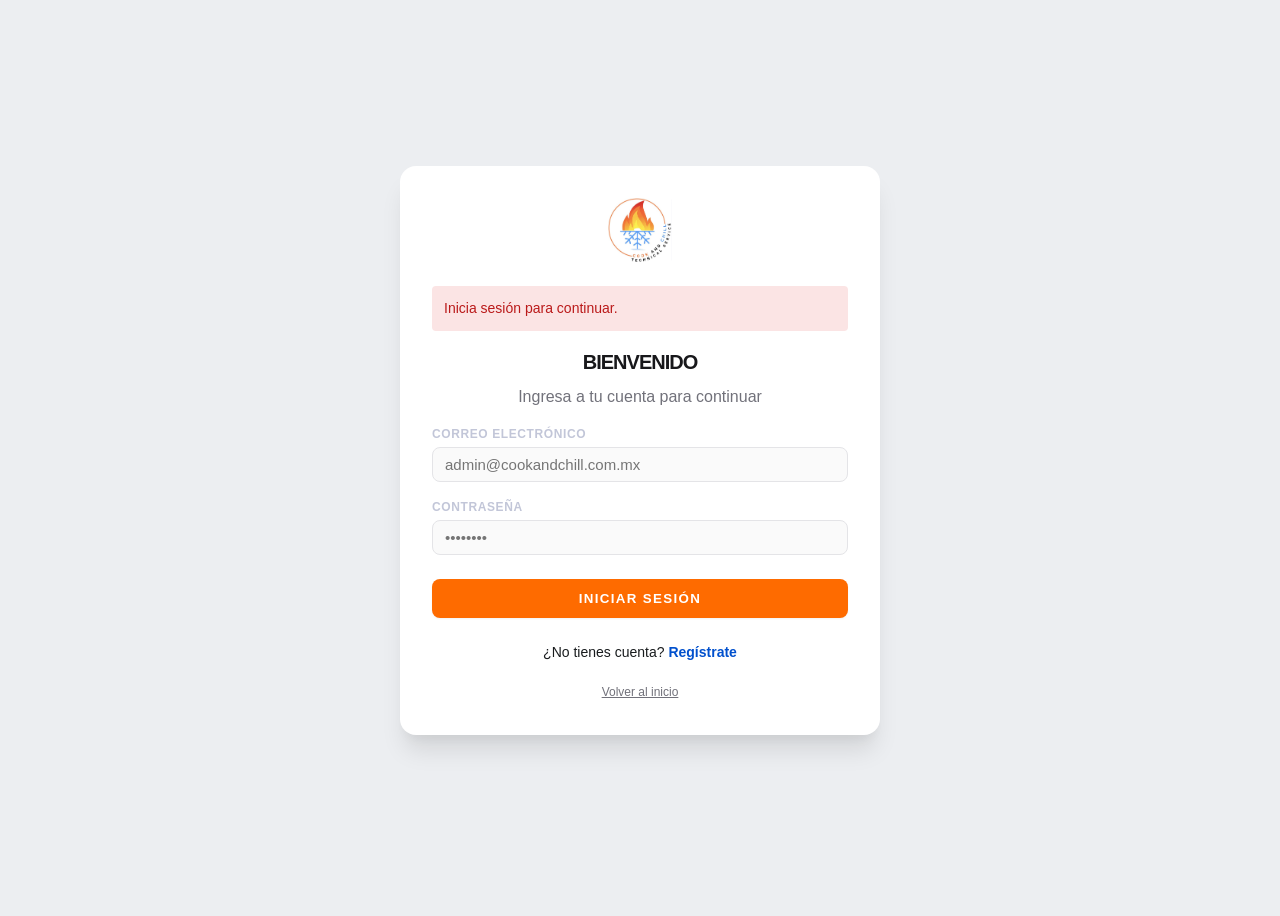
<file: tecnico.html>
<!DOCTYPE html>
<html lang="es">
<head>
    <meta charset="utf-8"/>
    <meta content="width=device-width, initial-scale=1.0" name="viewport"/>
    <title>Panel Técnico | Cook &amp; Chill</title>
    <link href="https://fonts.googleapis.com/css2?family=Space+Grotesk:wght@300;400;500;600;700;900&amp;family=Inter:wght@300;400;500;600;700&amp;display=swap" rel="stylesheet"/>
    <link href="https://fonts.googleapis.com/css2?family=Material+Symbols+Outlined:wght,FILL@100..700,0..1&amp;display=swap" rel="stylesheet"/>
    <link rel="stylesheet" href="./Assets/css/styles.css">
    <style>
        .header--app { position: sticky; top: 0; z-index: 50; }
    </style>
</head>
<body style="background-color: var(--color-background);">
    <header class="header header--app">
        <div class="header__inner container">
            <div class="header__brand">
                <span class="material-symbols-outlined" style="color: var(--color-secondary);">engineering</span>
                <span class="header__title" style="font-size: var(--text-lg); margin-left: var(--space-2);">Portal Técnico</span>
            </div>
            <div class="header__actions" style="display: flex;">
                <span class="badge badge--gray-active" id="tec-name">Técnico</span>
            </div>
        </div>
    </header>

    <main class="app-container">
        <div id="demo-json-banner" class="dashboard-card" style="display: none; margin-bottom: var(--space-4); padding: var(--space-4); background: #fef9c3; border: 1px solid #eab308; color: #713f12; font-size: 1.3rem; line-height: 1.45;">
            <strong>Solicitudes de demostración</strong> — Mismo listado que admin: <code>Assets/data/demo-solicitudes.json</code> + tus datos locales. Folios <strong>SOL-DEMO-</strong>* no editables.
        </div>
        <!-- Métricas -->
        <h2 class="form-label" style="margin-bottom: var(--space-4);">Tus Estadísticas</h2>
        <div class="dashboard-grid dashboard-grid--2col" style="margin-bottom: var(--space-8);">
            <div class="dashboard-card dashboard-card--primary" style="background-color: var(--color-secondary);">
                <span class="form-label" style="color: rgba(255,255,255,0.8);">Asignadas</span>
                <span class="dashboard-card__title" style="font-size: 3.6rem;" id="metric-asignadas">0</span>
            </div>
            <div class="dashboard-card" style="border-left: 4px solid #15803d;">
                <span class="form-label">Completadas</span>
                <span class="dashboard-card__title" style="font-size: 3.6rem;" id="metric-completadas">0</span>
            </div>
        </div>

        <!-- Tabla Solicitudes -->
        <div class="dashboard-card">
            <div class="dashboard-card__header" style="justify-content: space-between;">
                <div style="display: flex; align-items: center; gap: var(--space-2);">
                    <span class="material-symbols-outlined" style="color: var(--color-secondary);">list_alt</span>
                    <h2 class="dashboard-card__title">Servicios Asignados</h2>
                </div>
            </div>
            <div class="table-container">
                <table class="table">
                    <thead class="table__head">
                        <tr>
                            <th class="table__th">Folio</th>
                            <th class="table__th">Cliente</th>
                            <th class="table__th">Fecha</th>
                            <th class="table__th">Estado</th>
                            <th class="table__th">Acción</th>
                        </tr>
                    </thead>
                    <tbody class="table__body" id="solicitudes-tbody">
                        <!-- Llenado con JS -->
                    </tbody>
                </table>
            </div>
        </div>
    </main>

    <!-- Modal Acción -->
    <div class="modal-overlay" id="modal-detalle">
        <div class="modal">
            <div class="modal__header">
                <h2 class="modal__title">Servicio <span id="modal-id" style="color: var(--color-secondary);"></span></h2>
                <button class="modal__close material-symbols-outlined" onclick="UI.closeModal('modal-detalle')">close</button>
            </div>
            
            <div class="form-grid">
                <div class="form-group">
                    <label class="form-label">Cliente / Ubicación</label>
                    <p id="modal-cliente" style="font-weight: 500; font-size: 1.4rem;"></p>
                    <p id="modal-ubicacion" style="font-size: 1.2rem; color: var(--color-zinc-500);"></p>
                </div>
                <div class="form-group">
                    <label class="form-label">Equipo</label>
                    <p id="modal-equipo" style="font-weight: 700; font-size: 1.4rem; color: var(--color-secondary);"></p>
                </div>
                
                <div class="form-group form-group--full">
                    <label class="form-label">Reporte Inicial</label>
                    <p id="modal-observaciones" style="background: var(--color-zinc-50); padding: var(--space-2); border-radius: var(--radius-md); font-size: 1.3rem;"></p>
                </div>

                <div class="form-group form-group--full">
                    <label class="form-label">Estado de atención</label>
                    <p id="modal-estado-atencion" style="font-weight: 600; font-size: 1.4rem; color: var(--color-secondary);"></p>
                </div>

                <div class="form-group form-group--full" id="modal-gps-group" style="display: none;">
                    <label class="form-label">Ubicación GPS</label>
                    <div id="modal-gps-container" style="background: var(--color-zinc-100); padding: var(--space-2); border-radius: var(--radius-md); font-size: 1.2rem; color: var(--color-zinc-700);"></div>
                </div>

                <div class="form-group form-group--full" id="modal-specs-group" style="display: none;">
                    <label class="form-label">Especificaciones Adicionales</label>
                    <div id="modal-specs" style="display: grid; grid-template-columns: 1fr 1fr; gap: 0.5rem; background: var(--color-zinc-50); padding: var(--space-3); border-radius: var(--radius-md); font-size: 1.2rem; color: var(--color-zinc-700);"></div>
                </div>

                <div class="form-group form-group--full" id="modal-fotos-group" style="display: none;">
                    <label class="form-label">Evidencia Fotográfica</label>
                    <div id="modal-fotos" style="display: flex; gap: var(--space-2); overflow-x: auto; padding-bottom: var(--space-2);"></div>
                </div>
                
                <hr class="form-group--full" style="border: none; border-top: 1px solid var(--color-zinc-200); margin: var(--space-4) 0;">
                
                <div class="form-group form-group--full">
                    <label class="form-label form-label--primary" style="color: var(--color-secondary);">Añadir comentario</label>
                    <div style="display: flex; gap: var(--space-2);">
                        <input type="text" id="tec-modal-nuevo-comentario" class="form-input" placeholder="Escribe un comentario...">
                        <button type="button" id="btn-tec-add-comment" class="button button--primary" style="background-color: var(--color-secondary);">Añadir</button>
                    </div>
                </div>
                <div class="form-group form-group--full">
                    <label class="form-label">Historial de comentarios</label>
                    <div id="tec-modal-comentarios-list" style="background: var(--color-zinc-50); border: 1px solid var(--color-zinc-200); border-radius: var(--radius-lg); padding: var(--space-4); max-height: 16rem; overflow-y: auto;"></div>
                </div>
                
                <hr class="form-group--full" style="border: none; border-top: 1px solid var(--color-zinc-200); margin: var(--space-2) 0;">

                <div class="form-group form-group--full">
                    <label class="form-label form-label--primary" style="color: var(--color-secondary);">Actualizar Estado</label>
                    <select id="modal-estado" class="form-input form-select" style="border-color: var(--color-secondary);">
                        <option value="ASIGNADA">Asignada</option>
                        <option value="EN_PROCESO">En proceso</option>
                        <option value="CERRADA">Cerrada</option>
                    </select>
                </div>

                <div class="form-group form-group--full">
                    <label class="form-label">Diagnóstico Técnico</label>
                    <textarea id="modal-diagnostico" class="form-input form-textarea" placeholder="Describe los hallazgos y reparaciones..."></textarea>
                </div>

                <div class="form-group form-group--full">
                    <label class="form-label">Firma del Cliente</label>
                    <canvas id="firma-canvas" width="400" height="140" style="width: 100%; max-width: 40rem; height: 14rem; border: 1px dashed var(--color-zinc-300); border-radius: var(--radius-md); touch-action: none; display: block; background: #fff;"></canvas>
                    <button type="button" id="btn-firma-limpiar" class="button button--white" style="margin-top: var(--space-2);">Limpiar firma</button>
                </div>
                
                <div class="form-group--full" style="display: flex; justify-content: space-between; gap: var(--space-4); margin-top: var(--space-4);">
                    <button type="button" id="btn-download-pdf-tec" class="button button--secondary" style="display: none; align-items: center; gap: 0.5rem; background-color: var(--color-zinc-800); color: white;"><span class="material-symbols-outlined">download</span> Descargar PDF</button>
                    <div style="display: flex; gap: var(--space-4);">
                        <button class="button button--white" onclick="UI.closeModal('modal-detalle')">Cancelar</button>
                        <button id="btn-save" class="button button--primary button--primary-shadow" style="background-color: var(--color-secondary);">Actualizar Orden</button>
                    </div>
                </div>
            </div>
        </div>
    </div>

    <!-- BottomNavBar -->
    <nav class="bottom-nav">
        <div class="bottom-nav__item bottom-nav__item--active" style="color: var(--color-secondary);">
            <span class="material-symbols-outlined bottom-nav__icon">assignment</span>
            <span class="bottom-nav__label">Mis Tareas</span>
        </div>
        <div class="bottom-nav__item" id="nav-logout">
            <span class="material-symbols-outlined bottom-nav__icon">logout</span>
            <span class="bottom-nav__label">Salir</span>
        </div>
    </nav>

    <script src="./Assets/js/app.js"></script>
    <script src="./Assets/js/demo-json-loader.js"></script>
    <script src="./Assets/js/solicitudes.js"></script>
    <script src="./Assets/js/ui.js"></script>
    <script>
        document.addEventListener('DOMContentLoaded', async () => {
            await window.CC_demoJsonReady;

            const session = db.requireAuth('TECNICO');
            if (!session) return;

            const banner = document.getElementById('demo-json-banner');
            if (banner && SolicitudesManager.esDemoArchivoCargado()) {
                banner.style.display = 'block';
            }

            document.getElementById('tec-name').textContent = session.nombre;

            let currentSolId = null;
            let firmaCtx = null;
            let firmaTouched = false;

            function renderTecComentarios(comentarios) {
                const list = document.getElementById('tec-modal-comentarios-list');
                UI.clearElement(list);
                if (!comentarios || comentarios.length === 0) {
                    const p = document.createElement('p');
                    p.style.color = 'var(--color-zinc-400)';
                    p.style.fontSize = '1.2rem';
                    p.textContent = 'No hay comentarios';
                    list.appendChild(p);
                    return;
                }
                comentarios.forEach((c) => {
                    const block = document.createElement('div');
                    block.style.marginBottom = '1rem';
                    block.style.borderBottom = '1px solid var(--color-zinc-200)';
                    block.style.paddingBottom = '0.5rem';
                    const meta = document.createElement('div');
                    meta.style.fontSize = '1rem';
                    meta.style.color = 'var(--color-zinc-500)';
                    const strong = document.createElement('strong');
                    strong.style.color = 'var(--color-secondary)';
                    strong.textContent = c.autor;
                    meta.appendChild(strong);
                    meta.appendChild(document.createTextNode(' — ' + c.fecha));
                    const body = document.createElement('div');
                    body.style.fontSize = '1.4rem';
                    body.style.color = 'var(--color-zinc-800)';
                    body.textContent = c.texto;
                    block.appendChild(meta);
                    block.appendChild(body);
                    list.appendChild(block);
                });
            }

            function limpiarFirmaCanvas() {
                const canvas = document.getElementById('firma-canvas');
                if (!canvas || !firmaCtx) return;
                firmaCtx.clearRect(0, 0, canvas.width, canvas.height);
                firmaTouched = true;
            }

            function initFirmaCanvas(initialUrl) {
                const old = document.getElementById('firma-canvas');
                if (!old) return;
                const c = document.createElement('canvas');
                c.id = 'firma-canvas';
                c.width = 400;
                c.height = 140;
                c.setAttribute('style', 'width: 100%; max-width: 40rem; height: 14rem; border: 1px dashed var(--color-zinc-300); border-radius: var(--radius-md); touch-action: none; display: block; background: #fff;');
                old.parentNode.replaceChild(c, old);

                firmaCtx = c.getContext('2d');
                firmaCtx.strokeStyle = '#1f2937';
                firmaCtx.lineWidth = 2;
                firmaCtx.lineCap = 'round';
                firmaTouched = false;

                function pos(e) {
                    const r = c.getBoundingClientRect();
                    const cx = e.clientX !== undefined ? e.clientX : (e.touches && e.touches[0] ? e.touches[0].clientX : 0);
                    const cy = e.clientY !== undefined ? e.clientY : (e.touches && e.touches[0] ? e.touches[0].clientY : 0);
                    const x = (cx - r.left) * (c.width / r.width);
                    const y = (cy - r.top) * (c.height / r.height);
                    return { x, y };
                }

                let drawing = false;
                function start(e) {
                    e.preventDefault();
                    drawing = true;
                    const p = pos(e);
                    firmaCtx.beginPath();
                    firmaCtx.moveTo(p.x, p.y);
                }
                function move(e) {
                    if (!drawing) return;
                    e.preventDefault();
                    const p = pos(e);
                    firmaCtx.lineTo(p.x, p.y);
                    firmaCtx.stroke();
                    firmaTouched = true;
                }
                function end() {
                    drawing = false;
                }

                c.addEventListener('mousedown', start);
                c.addEventListener('mousemove', move);
                c.addEventListener('mouseup', end);
                c.addEventListener('mouseleave', end);
                c.addEventListener('touchstart', start, { passive: false });
                c.addEventListener('touchmove', move, { passive: false });
                c.addEventListener('touchend', end);

                if (initialUrl) {
                    const img = new Image();
                    img.onload = () => {
                        firmaCtx.drawImage(img, 0, 0, c.width, c.height);
                    };
                    img.src = initialUrl;
                }
            }

            document.getElementById('btn-firma-limpiar').addEventListener('click', limpiarFirmaCanvas);

            document.getElementById('btn-tec-add-comment').addEventListener('click', () => {
                const input = document.getElementById('tec-modal-nuevo-comentario');
                if (input.value.trim() && currentSolId) {
                    if (SolicitudesManager.esSolicitudDemoArchivo(currentSolId)) {
                        UI.showToast('Los folios SOL-DEMO-* son solo lectura.', true);
                        return;
                    }
                    const ok = SolicitudesManager.addComentario(currentSolId, input.value.trim(), session.nombre);
                    if (!ok) {
                        UI.showToast('No se pudo guardar el comentario.', true);
                        return;
                    }
                    input.value = '';
                    const sol = SolicitudesManager.getById(currentSolId);
                    renderTecComentarios(sol.comentarios);
                }
            });

            function loadDashboard() {
                const metrics = SolicitudesManager.getTecnicoMetrics(session.id);
                UI.renderMetrics(metrics, 'metric');
                const solicitudes = SolicitudesManager.getByTecnico(session.id);
                UI.renderSolicitudesTable('solicitudes-tbody', solicitudes, openDetalle);
            }

            function mapEstadoParaSelect(est) {
                const legacy = {
                    ASIGNADO: 'ASIGNADA',
                    FINALIZADO: 'CERRADA',
                    PENDIENTE: 'ASIGNADA',
                    ENVIADA: 'ASIGNADA',
                    EN_REVISION: 'ASIGNADA'
                };
                const v = legacy[est] || est;
                const valid = ['ASIGNADA', 'EN_PROCESO', 'CERRADA'];
                return valid.includes(v) ? v : 'ASIGNADA';
            }

            function openDetalle(sol) {
                currentSolId = sol.id;
                UI.fillModalData(sol, 'modal');
                document.getElementById('modal-estado').value = mapEstadoParaSelect(sol.estado);
                document.getElementById('modal-diagnostico').value = sol.diagnostico || '';
                renderTecComentarios(sol.comentarios);
                initFirmaCanvas(sol.firma_cliente || null);

                const btnPdf = document.getElementById('btn-download-pdf-tec');
                if (sol.pdf_document) {
                    btnPdf.style.display = 'flex';
                    btnPdf.onclick = () => UI.downloadSolicitudPdf(sol.pdf_document, sol);
                } else {
                    btnPdf.style.display = 'none';
                }

                UI.openModal('modal-detalle');
            }

            document.getElementById('btn-save').addEventListener('click', () => {
                const estado = document.getElementById('modal-estado').value;
                const diagnostico = document.getElementById('modal-diagnostico').value;
                const canvas = document.getElementById('firma-canvas');

                if (!currentSolId) return;

                if (SolicitudesManager.esSolicitudDemoArchivo(currentSolId)) {
                    UI.showToast('Los folios SOL-DEMO-* son solo lectura (archivo demo).', true);
                    return;
                }

                const sol = SolicitudesManager.getById(currentSolId);
                let firma_cliente = sol.firma_cliente;
                if (firmaTouched && canvas) {
                    firma_cliente = canvas.toDataURL('image/png');
                }

                try {
                    const updated = SolicitudesManager.update(currentSolId, { estado, diagnostico, firma_cliente });
                    if (!updated) {
                        UI.showToast('No se pudo guardar.', true);
                        return;
                    }
                } catch (err) {
                    UI.showToast('No se pudo guardar. Comprueba el espacio del navegador.', true);
                    return;
                }
                UI.showToast('Orden actualizada correctamente.');
                UI.closeModal('modal-detalle');
                loadDashboard();
            });

            loadDashboard();
        });
    </script>
</body>
</html>
</file>
<file: Assets/css/styles.css>
/* 
  ========================================
  COOK & CHILL - STYLES
  Architecture: BEM
  ========================================
*/

/* --- 1. Variables & Design Tokens --- */
:root {
  /* Colors */
  --color-primary: #0050cd;
  --color-secondary: #fe6b00;
  --color-accent-red: #e60000;
  --color-accent-yellow: #ffcc00;
  --color-on-error: #ffffff;
  --color-surface-container-lowest: #ffffff;
  --color-inverse-primary: #b3c5ff;
  --color-on-background: #191c1e;
  --color-outline-variant: #c2c6d8;
  --color-primary-fixed: #dbe1ff;
  --color-background: #f7f9fc;
  --color-secondary-container: #fe6b00;
  --color-on-primary: #ffffff;
  --color-surface-bright: #f7f9fc;
  --color-primary-container: #0050cd;
  --color-surface-container: #eceef1;
  --color-on-surface-variant: #424656;
  --color-surface-variant: #e0e3e6;
  --color-error: #ba1a1a;
  --color-on-surface: #191c1e;
  --color-surface: #f7f9fc;

  /* Zinc Palette (Tailwind approximation) */
  --color-zinc-50: #fafafa;
  --color-zinc-100: #f4f4f5;
  --color-zinc-200: #e4e4e7;
  --color-zinc-300: #d4d4d8;
  --color-zinc-400: #a1a1aa;
  --color-zinc-500: #71717a;
  --color-zinc-600: #52525b;
  --color-zinc-700: #3f3f46;
  --color-zinc-800: #27272a;
  --color-zinc-900: #18181b;
  --color-zinc-950: #09090b;
  --color-white: #ffffff;

  /* Typography */
  --font-family-sans: 'Inter', sans-serif;
  --font-family-display: 'Space Grotesk', sans-serif;
  --font-family-icon: 'Material Symbols Outlined';

  /* Font Sizes (base 10px -> 1rem = 10px) */
  --text-xs: 1.2rem;
  --text-sm: 1.4rem;
  --text-base: 1.6rem;
  --text-lg: 1.8rem;
  --text-xl: 2.0rem;
  --text-2xl: 2.4rem;
  --text-3xl: 3.0rem;
  --text-4xl: 3.6rem;
  --text-5xl: 4.8rem;
  --text-6xl: 6.0rem;

  /* Spacing */
  --space-1: 0.4rem;
  --space-2: 0.8rem;
  --space-3: 1.2rem;
  --space-4: 1.6rem;
  --space-5: 2.0rem;
  --space-6: 2.4rem;
  --space-8: 3.2rem;
  --space-10: 4.0rem;
  --space-12: 4.8rem;
  --space-16: 6.4rem;
  --space-20: 8.0rem;
  --space-24: 9.6rem;

  /* Landing / layout: mismo margen horizontal en todo el sitio (container, footer, etc.) */
  --page-gutter-x: var(--space-6);

  /* Border Radius */
  --radius-sm: 0.2rem;
  --radius-md: 0.4rem;
  --radius-lg: 0.8rem;
  --radius-xl: 1.2rem;
  --radius-2xl: 1.6rem;
  --radius-full: 9999px;

  /* Shadows */
  --shadow-sm: 0 1px 2px 0 rgba(0, 0, 0, 0.05);
  --shadow-md: 0 4px 6px -1px rgba(0, 0, 0, 0.1), 0 2px 4px -1px rgba(0, 0, 0, 0.06);
  --shadow-lg: 0 10px 15px -3px rgba(0, 0, 0, 0.1), 0 4px 6px -2px rgba(0, 0, 0, 0.05);
  --shadow-xl: 0 20px 25px -5px rgba(0, 0, 0, 0.1), 0 10px 10px -5px rgba(0, 0, 0, 0.04);
  --shadow-2xl: 0 25px 50px -12px rgba(0, 0, 0, 0.25);
  --shadow-industrial: 4px 4px 0px 0px rgba(254, 107, 0, 0.15);

  /* Transitions */
  --transition-fast: 150ms ease;
  --transition-normal: 300ms ease;
  --transition-slow: 500ms ease;
  --transition-xslow: 700ms ease;
}

/* --- 2. Base & Reset --- */
*, *::before, *::after {
  box-sizing: border-box;
  margin: 0;
  padding: 0;
}

html {
  font-size: 62.5%; /* 1rem = 10px */
  scroll-behavior: smooth;
}

@media (min-width: 768px) {
  :root {
    --page-gutter-x: var(--space-10);
  }
}

@media (min-width: 1024px) {
  :root {
    --page-gutter-x: var(--space-12);
  }
}

body {
  font-family: var(--font-family-sans);
  background-color: var(--color-background);
  color: var(--color-on-background);
  font-size: var(--text-base);
  line-height: 1.5;
  overflow-x: hidden;
  -webkit-font-smoothing: antialiased;
}

a {
  text-decoration: none;
  color: inherit;
}

button {
  background: none;
  border: none;
  cursor: pointer;
  font-family: inherit;
}

ul, ol {
  list-style: none;
}

img {
  max-width: 100%;
  display: block;
}

/* Typography Classes */
.text-gradient {
  background: linear-gradient(135deg, var(--color-secondary), var(--color-accent-red));
  -webkit-background-clip: text;
  -webkit-text-fill-color: transparent;
}

.material-symbols-outlined {
  font-family: var(--font-family-icon);
  font-weight: normal;
  font-style: normal;
  font-size: 2.4rem;
  line-height: 1;
  letter-spacing: normal;
  text-transform: none;
  display: inline-block;
  white-space: nowrap;
  word-wrap: normal;
  direction: ltr;
  font-feature-settings: 'liga';
  -webkit-font-smoothing: antialiased;
  font-variation-settings: 'FILL' 0, 'wght' 400, 'GRAD' 0, 'opsz' 24;
}

/* --- 3. Layout --- */
.container {
  max-width: 128rem;
  margin: 0 auto;
  padding-left: var(--page-gutter-x);
  padding-right: var(--page-gutter-x);
  width: 100%;
}

.grid-cols-2 { display: grid; grid-template-columns: repeat(2, 1fr); }
.grid-cols-4 { display: grid; grid-template-columns: repeat(4, 1fr); }
.grid-cols-12 { display: grid; grid-template-columns: repeat(12, 1fr); }

/* --- 4. BEM Components --- */

/* Header */
.header {
  background-color: var(--color-white);
  position: sticky;
  top: 0;
  z-index: 50;
  border-bottom: 1px solid var(--color-zinc-200);
  box-shadow: var(--shadow-sm);
  transition: all var(--transition-normal);
  width: 100%;
}

.header__inner {
  display: flex;
  justify-content: space-between;
  align-items: center;
  height: 8rem;
}

.header__brand {
  display: flex;
  align-items: center;
  gap: var(--space-3);
  z-index: 20;
  position: relative;
}

.header__logo {
  height: 4rem;
  width: 4rem;
  object-fit: contain;
}

.header__title {
  font-size: var(--text-lg);
  font-weight: 900;
  letter-spacing: -0.05em;
  color: var(--color-zinc-900);
  font-family: var(--font-family-display);
  text-transform: uppercase;
}

@media (min-width: 768px) {
  .header__logo { height: 4.8rem; width: 4.8rem; }
  .header__title { font-size: var(--text-xl); }
}

.header__nav {
  display: none;
}

.header__nav-link {
  color: var(--color-zinc-600);
  transition: color var(--transition-fast);
}

.header__nav-link:hover,
.header__nav-link--active {
  color: var(--color-secondary);
}

.header__nav-link--active {
  border-bottom: 2px solid var(--color-secondary);
  padding-bottom: 0.4rem;
}

.header__actions {
  display: none;
}

.header__contact {
  display: flex;
  align-items: center;
  gap: var(--space-2);
  color: var(--color-primary);
  font-weight: 700;
  transition: color var(--transition-fast);
}

.header__contact:hover {
  color: var(--color-secondary);
}

.header__mobile-btn {
  display: flex;
  align-items: center;
  justify-content: center;
  padding: var(--space-2);
  color: var(--color-zinc-900);
  z-index: 20;
  position: relative;
  margin-left: auto;
  background: transparent;
  border: none;
  cursor: pointer;
  border-radius: var(--radius-md);
}

.header__mobile-btn:hover {
  background-color: var(--color-zinc-100);
}

.header__mobile-btn:focus-visible {
  outline: 2px solid var(--color-secondary);
  outline-offset: 2px;
}

.header__mobile-menu {
  display: none;
  flex-direction: column;
  background-color: var(--color-white);
  border-top: 1px solid var(--color-zinc-200);
  position: absolute;
  top: 8rem;
  left: 0;
  width: 100%;
  box-shadow: var(--shadow-lg);
  z-index: 10;
  transform-origin: top;
  transition: all var(--transition-normal);
}

.header__mobile-menu--active {
  display: flex;
}

.header__mobile-nav {
  display: flex;
  flex-direction: column;
  padding: var(--space-6);
  gap: var(--space-6);
  font-family: var(--font-family-display);
  letter-spacing: -0.02em;
  font-size: var(--text-base);
  font-weight: 600;
  text-transform: uppercase;
}

.header__mobile-link {
  color: var(--color-zinc-600);
  border-bottom: 1px solid var(--color-zinc-100);
  padding-bottom: var(--space-2);
  transition: color var(--transition-fast);
}

.header__mobile-link:hover,
.header__mobile-link--active {
  color: var(--color-secondary);
}

.header__mobile-actions {
  display: flex;
  flex-direction: column;
  padding: var(--space-6);
  gap: var(--space-4);
  background-color: var(--color-zinc-50);
  border-top: 1px solid var(--color-zinc-200);
}

.header__mobile-contact {
  display: flex;
  align-items: center;
  justify-content: center;
  gap: var(--space-2);
  color: var(--color-primary);
  font-weight: 700;
  font-size: var(--text-lg);
}

/* Buttons */
.button {
  display: inline-flex;
  align-items: center;
  justify-content: center;
  gap: var(--space-2);
  padding: 1.2rem 2.4rem;
  border-radius: var(--radius-lg);
  font-family: var(--font-family-display);
  text-transform: uppercase;
  font-weight: 600;
  letter-spacing: 0.1em;
  transition: all var(--transition-normal);
  text-align: center;
}

.button--primary {
  background-color: var(--color-secondary);
  color: var(--color-white);
  box-shadow: var(--shadow-sm);
}

.button--primary:hover {
  background-color: #e66000;
}

.button--primary-shadow {
  box-shadow: var(--shadow-industrial);
}

.button--primary-shadow:hover {
  transform: translate(0.4rem, 0.4rem);
  box-shadow: none;
}

.button--outline {
  border: 2px solid rgba(255, 255, 255, 0.3);
  color: var(--color-white);
  backdrop-filter: blur(4px);
}

.button--outline:hover {
  background-color: rgba(255, 255, 255, 0.1);
}

.button--white {
  background-color: var(--color-white);
  color: var(--color-primary);
  box-shadow: var(--shadow-xl);
}

.button--white:hover {
  transform: translateY(-0.4rem);
  box-shadow: var(--shadow-2xl);
}

.button--full {
  width: 100%;
}

.button--large {
  padding: 1.6rem 3.2rem;
  font-size: var(--text-sm);
}

@media (min-width: 768px) {
  .button--large {
    font-size: var(--text-base);
    padding: 2.0rem 4.8rem;
  }
}

/* Hero Section */
.hero {
  position: relative;
  min-height: 50rem;
  display: flex;
  align-items: center;
  overflow: hidden;
}

@media (min-width: 768px) {
  .hero { min-height: 70rem; }
}

@media (min-width: 1024px) {
  .hero { min-height: 75.1rem; }
}

.hero__bg {
  position: absolute;
  inset: 0;
  z-index: 0;
}

.hero__bg-img {
  width: 100%;
  height: 100%;
  object-fit: cover;
  filter: brightness(0.5);
}

.hero__bg-overlay {
  position: absolute;
  inset: 0;
  background: linear-gradient(to top, rgba(9, 9, 11, 0.9), transparent);
}

@media (min-width: 768px) {
  .hero__bg-overlay {
    background: linear-gradient(to right, rgba(9, 9, 11, 0.9), rgba(9, 9, 11, 0.4), transparent);
  }
}

.hero__content {
  position: relative;
  z-index: 10;
  width: 100%;
  margin-top: var(--space-12);
}

@media (min-width: 768px) {
  .hero__content { margin-top: 0; }
}

.hero__inner {
  max-width: 76.8rem;
  display: flex;
  flex-direction: column;
  gap: var(--space-4);
}

@media (min-width: 768px) {
  .hero__inner { gap: var(--space-6); }
}

.hero__tag {
  color: var(--color-secondary);
  font-weight: 700;
  text-transform: uppercase;
  letter-spacing: 0.1em;
  border-left: 4px solid var(--color-secondary);
  padding: 0 var(--space-3);
  font-size: var(--text-xs);
}

@media (min-width: 768px) {
  .hero__tag {
    letter-spacing: 0.2em;
    padding: 0 var(--space-4);
    font-size: var(--text-sm);
  }
}

.hero__title {
  color: var(--color-white);
  font-family: var(--font-family-display);
  font-size: 3.6rem;
  font-weight: 700;
  line-height: 1.1;
  text-wrap: balance;
}

.hero__title-highlight {
  color: var(--color-secondary);
}

@media (min-width: 640px) { .hero__title { font-size: 4.8rem; } }
@media (min-width: 768px) { .hero__title { font-size: 5.6rem; } }
@media (min-width: 1024px) { .hero__title { font-size: 6.4rem; } }

.hero__desc {
  color: var(--color-zinc-300);
  font-size: var(--text-base);
  margin-top: var(--space-2);
}

@media (min-width: 768px) {
  .hero__desc {
    font-size: var(--text-lg);
    margin-top: 0;
  }
}

@media (min-width: 1024px) {
  .hero__desc { font-size: var(--text-xl); }
}

.hero__actions {
  display: flex;
  flex-direction: column;
  gap: var(--space-4);
  margin-top: var(--space-6);
  margin-bottom: var(--space-5);
}

@media (min-width: 640px) {
  .hero__actions {
    flex-direction: row;
    flex-wrap: wrap;
    align-items: center;
  }
}

@media (min-width: 768px) {
  .hero__actions { margin-top: var(--space-4); margin-bottom: 0; }
}

/* Brands Section */
.brands {
  background-color: var(--color-surface-container-lowest);
  padding: var(--space-10) 0;
  border-top: 1px solid rgba(194, 198, 216, 0.3);
  border-bottom: 1px solid rgba(194, 198, 216, 0.3);
}

@media (min-width: 768px) {
  .brands { padding: var(--space-16) 0; }
}

.brands__title {
  text-align: center;
  color: var(--color-outline-variant);
  font-size: 1.2rem;
  font-weight: 700;
  text-transform: uppercase;
  letter-spacing: 0.1em;
  margin-bottom: var(--space-8);
}

@media (min-width: 768px) {
  .brands__title { margin-bottom: var(--space-10); }
}

.brands__img-container {
  display: flex;
  justify-content: center;
  align-items: center;
  padding: 0 var(--space-2);
  transition: filter var(--transition-slow);
}

.brands__img {
  width: 100%;
  max-width: 89.6rem; /* 4xl */
  height: auto;
  object-fit: contain;
  border-radius: 1.5rem;
  border: 10px solid var(--color-white);
  box-shadow: var(--shadow-xl);
  transition: all var(--transition-normal);
}

.brands__img:hover {
  box-shadow: var(--shadow-2xl);
  transform: scale(1.05);
}

@media (min-width: 768px) {
  .brands__img-container { padding: 0; }
}

/* Equipment Section */
.equipment {
  padding: var(--space-16) 0;
  background-color: var(--color-white);
}

@media (min-width: 768px) {
  .equipment { padding: var(--space-24) 0; }
}

.equipment__header {
  display: flex;
  flex-direction: column;
  align-items: center;
  text-align: center;
  margin-bottom: var(--space-10);
}

@media (min-width: 768px) {
  .equipment__header { margin-bottom: var(--space-16); }
}

.equipment__title {
  font-family: var(--font-family-display);
  color: var(--color-on-background);
  font-size: 2.4rem;
  font-weight: 600;
  text-transform: uppercase;
  letter-spacing: -0.02em;
  margin-bottom: var(--space-3);
}

@media (min-width: 768px) {
  .equipment__title { font-size: 3.0rem; margin-bottom: var(--space-4); }
}

.equipment__divider {
  width: 6.4rem;
  height: 0.6rem;
  background-color: var(--color-secondary);
  margin-bottom: var(--space-5);
}

@media (min-width: 768px) {
  .equipment__divider { width: 8.0rem; margin-bottom: var(--space-6); }
}

.equipment__desc {
  max-width: 67.2rem; /* 2xl */
  color: var(--color-on-surface-variant);
  font-size: var(--text-sm);
}

@media (min-width: 768px) {
  .equipment__desc { font-size: var(--text-base); }
}

.equipment__catalog-wrap {
  position: relative;
}

.equipment__catalog-img-container {
  background-color: var(--color-zinc-50);
  border-radius: var(--radius-2xl);
  padding: var(--space-4);
  border: 1px solid rgba(194, 198, 216, 0.3);
  display: flex;
  justify-content: center;
  overflow: hidden;
}

@media (min-width: 768px) {
  .equipment__catalog-img-container { padding: var(--space-8); }
}

.equipment__catalog-img {
  width: 100%;
  max-width: 89.6rem;
  height: auto;
  object-fit: contain;
  transition: transform var(--transition-slow);
}

.equipment__catalog-wrap:hover .equipment__catalog-img {
  transform: scale(1.02);
}

.equipment__grid {
  display: grid;
  grid-template-columns: repeat(2, 1fr);
  gap: var(--space-3);
  margin-top: var(--space-6);
}

@media (min-width: 768px) {
  .equipment__grid { gap: var(--space-4); margin-top: var(--space-8); }
}

@media (min-width: 1024px) {
  .equipment__grid { grid-template-columns: repeat(4, 1fr); }
}

.equipment__item {
  background-color: var(--color-surface-container);
  padding: var(--space-3);
  border-radius: var(--radius-lg);
  text-align: center;
  font-weight: 700;
  font-size: 1.0rem;
  text-transform: uppercase;
  letter-spacing: 0.1em;
  color: var(--color-zinc-600);
  display: flex;
  align-items: center;
  justify-content: center;
}

@media (min-width: 768px) {
  .equipment__item { padding: var(--space-4); font-size: var(--text-xs); }
}

/* Services Bento: solo vertical; el horizontal lo aporta .container (mismo elemento) */
.services {
  padding-top: var(--space-16);
  padding-bottom: var(--space-16);
}

@media (min-width: 768px) {
  .services {
    padding-top: var(--space-24);
    padding-bottom: var(--space-24);
  }
}

.services__grid {
  display: grid;
  grid-template-columns: 1fr;
  gap: var(--space-8);
}

@media (min-width: 1024px) {
  .services__grid {
    grid-template-columns: repeat(12, 1fr);
    gap: var(--space-12);
  }
}

@media (min-width: 1280px) {
  .services__grid { gap: var(--space-24); }
}

.services__info {
  display: flex;
  flex-direction: column;
  justify-content: center;
  margin-top: var(--space-8);
  order: 2;
}

@media (min-width: 1024px) {
  .services__info { grid-column: span 5; order: 1; margin-top: 0; }
}

.services__logo {
  width: 8rem;
  height: 8rem;
  margin-bottom: var(--space-6);
}

@media (min-width: 768px) {
  .services__logo { width: 9.6rem; height: 9.6rem; margin-bottom: var(--space-8); }
}

.services__title {
  font-family: var(--font-family-display);
  font-size: 2.4rem;
  font-weight: 600;
  color: var(--color-on-background);
  margin-bottom: var(--space-4);
  line-height: 1.2;
}

@media (min-width: 768px) {
  .services__title { font-size: 3.0rem; margin-bottom: var(--space-6); }
}

.services__divider {
  width: 6.4rem;
  height: 0.4rem;
  background-color: var(--color-secondary);
  margin-bottom: var(--space-6);
}

@media (min-width: 768px) {
  .services__divider { margin-bottom: var(--space-8); }
}

.services__desc {
  font-size: var(--text-base);
  color: var(--color-on-surface-variant);
  margin-bottom: var(--space-4);
}

@media (min-width: 768px) {
  .services__desc { margin-bottom: var(--space-6); }
}

.services__quote {
  font-size: var(--text-base);
  color: var(--color-on-surface-variant);
  font-style: italic;
  border-left: 2px solid var(--color-zinc-200);
  padding-left: var(--space-4);
  padding-top: var(--space-1);
  padding-bottom: var(--space-1);
}

.services__cards {
  display: grid;
  grid-template-columns: 1fr;
  gap: var(--space-4);
  order: 1;
}

@media (min-width: 768px) {
  .services__cards { grid-template-columns: repeat(2, 1fr); gap: var(--space-6); }
}

@media (min-width: 1024px) {
  .services__cards { grid-column: span 7; order: 2; }
}

.card {
  background-color: var(--color-white);
  border: 1px solid var(--color-outline-variant);
  border-radius: var(--radius-xl);
  padding: var(--space-6);
  box-shadow: var(--shadow-industrial);
  display: flex;
  flex-direction: column;
  gap: var(--space-4);
  transition: transform var(--transition-normal);
}

.card:hover {
  transform: translateY(-0.4rem);
}

@media (min-width: 768px) {
  .card { padding: var(--space-8); }
}

.card__icon-wrap {
  width: 4.8rem;
  height: 4.8rem;
  display: flex;
  align-items: center;
  justify-content: center;
  border-radius: var(--radius-lg);
}

.card__icon-wrap--secondary { background-color: rgba(254, 107, 0, 0.1); }
.card__icon-wrap--red { background-color: rgba(230, 0, 0, 0.1); }
.card__icon-wrap--white { background-color: rgba(255, 255, 255, 0.1); }

.card__icon { font-size: 3.0rem; }
.card__icon--secondary { color: var(--color-secondary); }
.card__icon--red { color: var(--color-accent-red); }

.card__title {
  font-family: var(--font-family-display);
  font-size: var(--text-lg);
  font-weight: 600;
  text-transform: uppercase;
}

@media (min-width: 768px) {
  .card__title { font-size: var(--text-xl); }
}

.card__subtitle {
  color: var(--color-accent-red);
  font-size: var(--text-xs);
  font-weight: 700;
  letter-spacing: -0.05em;
  text-transform: uppercase;
  margin-top: -1.2rem;
}

.card__desc {
  color: var(--color-on-surface-variant);
  font-size: var(--text-sm);
  flex-grow: 1;
}

.card__link {
  margin-top: var(--space-4);
  color: var(--color-primary);
  font-weight: 600;
  font-size: 1.4rem;
  display: flex;
  align-items: center;
  gap: var(--space-2);
  transition: gap var(--transition-fast);
  width: fit-content;
}

.card__link:hover {
  gap: var(--space-4);
}

.card--dark {
  background-color: var(--color-zinc-900);
  color: var(--color-white);
  border: 1px solid var(--color-zinc-800);
  box-shadow: none;
  grid-column: 1 / -1;
  flex-direction: column;
  align-items: center;
  gap: var(--space-6);
}

@media (min-width: 768px) {
  .card--dark {
    flex-direction: row;
    gap: var(--space-8);
  }
}

.card--dark .card__icon-wrap {
  flex-shrink: 0;
  width: 6.4rem;
  height: 6.4rem;
}

@media (min-width: 768px) {
  .card--dark .card__icon-wrap { width: 8.0rem; height: 8.0rem; }
}

.card--dark .card__icon { font-size: 3.6rem; }

.card--dark .card__content {
  display: flex;
  flex-direction: column;
  gap: var(--space-2);
  text-align: center;
}

@media (min-width: 768px) {
  .card--dark .card__content { text-align: left; }
}

.card--dark .card__title { color: var(--color-white); }
.card--dark .card__desc { color: var(--color-zinc-400); }

.card--dark .button {
  flex-shrink: 0;
  width: 100%;
}

@media (min-width: 768px) {
  .card--dark .button { width: auto; }
}

/* Quality Stats & Case Studies */
.quality {
  background-color: var(--color-surface-container);
  padding: var(--space-16) 0;
}

@media (min-width: 768px) {
  .quality { padding: var(--space-24) 0; }
}

.quality__header {
  display: flex;
  flex-direction: column;
  justify-content: space-between;
  align-items: flex-start;
  margin-bottom: var(--space-10);
  gap: var(--space-8);
}

@media (min-width: 768px) {
  .quality__header {
    flex-direction: row;
    align-items: flex-end;
    margin-bottom: var(--space-12);
    gap: var(--space-6);
  }
}

.quality__info {
  max-width: 67.2rem;
}

.quality__tag {
  color: var(--color-secondary);
  font-weight: 700;
  text-transform: uppercase;
  letter-spacing: 0.1em;
  font-size: 1.0rem;
}

@media (min-width: 768px) {
  .quality__tag { font-size: var(--text-xs); }
}

.quality__title {
  font-family: var(--font-family-display);
  font-size: 2.4rem;
  font-weight: 600;
  margin-top: var(--space-2);
}

@media (min-width: 768px) {
  .quality__title { font-size: 3.0rem; }
}

.quality__desc {
  color: var(--color-on-surface-variant);
  font-size: var(--text-sm);
  margin-top: var(--space-3);
}

@media (min-width: 768px) {
  .quality__desc { font-size: var(--text-base); margin-top: var(--space-4); }
}

.stats {
  display: flex;
  gap: var(--space-4);
  background-color: var(--color-white);
  padding: var(--space-4);
  border-radius: var(--radius-xl);
  box-shadow: var(--shadow-sm);
  border: 1px solid rgba(194, 198, 216, 0.1);
  width: 100%;
  justify-content: center;
}

@media (min-width: 768px) {
  .stats {
    gap: var(--space-6);
    padding: var(--space-6);
    width: auto;
    justify-content: flex-start;
  }
}

.stats__item {
  text-align: center;
}

.stats__value {
  font-size: 2.4rem;
  font-weight: 900;
}

@media (min-width: 768px) {
  .stats__value { font-size: 3.0rem; }
}

.stats__value--primary { color: var(--color-primary); }
.stats__value--secondary { color: var(--color-secondary); }

.stats__label {
  font-size: 0.9rem;
  text-transform: uppercase;
  font-weight: 700;
  color: var(--color-zinc-500);
  letter-spacing: -0.05em;
  margin-top: var(--space-1);
}

@media (min-width: 768px) {
  .stats__label { font-size: 1.0rem; }
}

.stats__divider {
  width: 1px;
  height: 4.8rem;
  background-color: rgba(194, 198, 216, 0.3);
}

.cases {
  display: grid;
  grid-template-columns: 1fr;
  gap: var(--space-6);
}

@media (min-width: 768px) {
  .cases { grid-template-columns: repeat(2, 1fr); gap: var(--space-8); }
}

.case-card {
  background-color: var(--color-white);
  border-radius: var(--radius-2xl);
  overflow: hidden;
  box-shadow: var(--shadow-md);
  border: 1px solid rgba(194, 198, 216, 0.2);
  transition: box-shadow var(--transition-normal);
}

.case-card:hover {
  box-shadow: var(--shadow-lg);
}

.case-card__img-wrap {
  overflow: hidden;
}

.case-card__img {
  width: 100%;
  height: auto;
  object-fit: cover;
  transition: transform var(--transition-xslow);
}

.case-card:hover .case-card__img {
  transform: scale(1.05);
}

.case-card__content {
  padding: var(--space-5);
}

@media (min-width: 768px) {
  .case-card__content { padding: var(--space-6); }
}

.case-card__title {
  font-weight: 700;
  font-size: var(--text-base);
  text-transform: uppercase;
  letter-spacing: -0.02em;
  margin-bottom: var(--space-2);
}

@media (min-width: 768px) {
  .case-card__title { font-size: var(--text-lg); }
}

.case-card__desc {
  font-size: var(--text-xs);
  color: var(--color-on-surface-variant);
  line-height: 1.6;
}

@media (min-width: 768px) {
  .case-card__desc { font-size: var(--text-sm); }
}

/* Technical Excellence */
.tech {
  background-color: var(--color-white);
  padding: var(--space-16) 0;
  border-top: 1px solid rgba(194, 198, 216, 0.3);
  border-bottom: 1px solid rgba(194, 198, 216, 0.3);
}

@media (min-width: 768px) {
  .tech { padding: var(--space-24) 0; }
}

.tech__grid {
  display: grid;
  grid-template-columns: 1fr;
  gap: var(--space-12);
  align-items: center;
}

@media (min-width: 1024px) {
  .tech__grid { grid-template-columns: repeat(2, 1fr); gap: var(--space-20); }
}

.tech__visual {
  position: relative;
  order: 2;
  margin-top: var(--space-8);
}

@media (min-width: 1024px) {
  .tech__visual { order: 1; margin-top: 0; }
}

.tech__img {
  border-radius: var(--radius-xl);
  box-shadow: var(--shadow-industrial);
  width: 100%;
  aspect-ratio: 4 / 3;
  object-fit: cover;
}

@media (min-width: 768px) {
  .tech__img { aspect-ratio: 1 / 1; }
}

.tech__badge {
  position: absolute;
  bottom: -2.4rem;
  right: -0.8rem;
  background-color: var(--color-secondary);
  padding: var(--space-4);
  border-radius: var(--radius-lg);
  color: var(--color-white);
  font-family: var(--font-family-display);
  box-shadow: var(--shadow-xl);
  z-index: 10;
}

@media (min-width: 768px) {
  .tech__badge { right: -2.4rem; padding: var(--space-6); }
}

.tech__badge-title {
  display: block;
  font-size: var(--text-lg);
  line-height: 1.2;
}

@media (min-width: 768px) {
  .tech__badge-title { font-size: var(--text-2xl); }
}

.tech__badge-subtitle {
  display: block;
  font-size: 1.0rem;
  font-family: var(--font-family-sans);
  text-transform: uppercase;
  font-weight: 700;
  letter-spacing: 0.1em;
  margin-top: var(--space-1);
}

@media (min-width: 768px) {
  .tech__badge-subtitle { font-size: var(--text-sm); }
}

.tech__content {
  display: flex;
  flex-direction: column;
  gap: var(--space-6);
  order: 1;
}

@media (min-width: 768px) {
  .tech__content { gap: var(--space-8); }
}

@media (min-width: 1024px) {
  .tech__content { order: 2; }
}

.tech__header {
  display: flex;
  flex-direction: column;
  gap: var(--space-4);
}

.tech__title {
  font-family: var(--font-family-display);
  line-height: 1.2;
  font-size: 3.0rem;
  color: var(--color-zinc-900);
}

@media (min-width: 768px) {
  .tech__title { font-size: 3.6rem; }
}

.tech__desc {
  color: var(--color-on-surface-variant);
  font-size: var(--text-base);
  line-height: 1.6;
}

@media (min-width: 768px) {
  .tech__desc { font-size: var(--text-lg); }
}

.tech__list {
  display: flex;
  flex-direction: column;
  gap: var(--space-5);
  margin-top: var(--space-2);
}

@media (min-width: 768px) {
  .tech__list { gap: var(--space-6); }
}

.tech__item {
  display: flex;
  align-items: flex-start;
  gap: var(--space-4);
}

.tech__icon-wrap {
  background-color: rgba(254, 107, 0, 0.1);
  padding: var(--space-2);
  border-radius: var(--radius-lg);
  margin-top: var(--space-1);
  flex-shrink: 0;
}

.tech__icon {
  color: var(--color-secondary);
}

.tech__item-title {
  font-family: var(--font-family-sans);
  font-size: var(--text-base);
  font-weight: 600;
  margin-bottom: var(--space-1);
  color: var(--color-zinc-900);
}

@media (min-width: 768px) {
  .tech__item-title { font-size: var(--text-lg); }
}

.tech__item-desc {
  font-size: var(--text-sm);
  color: var(--color-on-surface-variant);
}

@media (min-width: 768px) {
  .tech__item-desc { font-size: var(--text-base); }
}

/* CTA Section */
.cta {
  padding: var(--space-20) 0;
  background-color: var(--color-primary);
  overflow: hidden;
  position: relative;
}

@media (min-width: 768px) {
  .cta { padding: var(--space-24) 0; }
}

.cta__bg {
  position: absolute;
  inset: 0;
  opacity: 0.1;
  pointer-events: none;
}

.cta__grid {
  display: grid;
  grid-template-columns: repeat(6, 1fr);
  height: 100%;
}

@media (min-width: 768px) {
  .cta__grid { grid-template-columns: repeat(12, 1fr); }
}

.cta__grid-line {
  border-right: 1px solid rgba(255, 255, 255, 0.2);
}

.cta__grid-line--hidden-mobile {
  display: none;
}

@media (min-width: 768px) {
  .cta__grid-line--hidden-mobile { display: block; }
}

.cta__inner {
  max-width: 89.6rem;
  margin: 0 auto;
  position: relative;
  z-index: 10;
  text-align: center;
}

.cta__icon-wrap {
  width: 6.4rem;
  height: 6.4rem;
  margin: 0 auto var(--space-6);
  background-color: rgba(255, 255, 255, 0.2);
  border-radius: var(--radius-xl);
  display: flex;
  align-items: center;
  justify-content: center;
  color: var(--color-white);
  box-shadow: var(--shadow-lg);
  backdrop-filter: blur(4px);
}

@media (min-width: 768px) {
  .cta__icon-wrap {
    width: 8.0rem;
    height: 8.0rem;
    margin-bottom: var(--space-8);
  }
}

.cta__icon {
  font-size: 3.6rem !important;
}

@media (min-width: 768px) {
  .cta__icon { font-size: 4.8rem !important; }
}

.cta__title {
  font-family: var(--font-family-display);
  font-weight: 700;
  font-size: 3.0rem;
  color: var(--color-white);
  margin-bottom: var(--space-4);
}

@media (min-width: 768px) {
  .cta__title { font-size: 4.8rem; margin-bottom: var(--space-6); }
}

.cta__desc {
  color: var(--color-white);
  font-size: var(--text-base);
  margin-bottom: var(--space-8);
  opacity: 0.9;
  max-width: 67.2rem;
  margin-left: auto;
  margin-right: auto;
}

@media (min-width: 768px) {
  .cta__desc { font-size: var(--text-lg); margin-bottom: var(--space-12); }
}

@media (min-width: 1024px) {
  .cta__desc { font-size: var(--text-xl); }
}

.cta__actions {
  display: flex;
  flex-direction: column;
  justify-content: center;
  gap: var(--space-4);
}

@media (min-width: 640px) {
  .cta__actions { flex-direction: row; gap: var(--space-6); }
}

/* Footer */
.footer {
  background-color: var(--color-zinc-950);
  color: var(--color-white);
  width: 100%;
  border-top: 1px solid var(--color-zinc-800);
}

.footer__main {
  display: flex;
  flex-direction: column;
  padding-top: var(--space-12);
  padding-bottom: var(--space-12);
  padding-left: var(--page-gutter-x);
  padding-right: var(--page-gutter-x);
  gap: var(--space-10);
}

@media (min-width: 768px) {
  .footer__main {
    padding-top: var(--space-16);
    padding-bottom: var(--space-16);
    gap: var(--space-12);
  }
}

@media (min-width: 1024px) {
  .footer__main { flex-direction: row; justify-content: space-between; align-items: flex-start; }
}

.footer__info {
  display: flex;
  flex-direction: column;
  gap: var(--space-6);
  width: 100%;
}

@media (min-width: 1024px) {
  .footer__info { max-width: 38.4rem; }
}

.footer__brand {
  display: flex;
  align-items: center;
  gap: var(--space-3);
}

.footer__logo {
  height: 4.0rem;
  width: 4.0rem;
  background-color: var(--color-white);
  border-radius: var(--radius-md);
  padding: var(--space-1);
}

@media (min-width: 768px) {
  .footer__logo { height: 4.8rem; width: 4.8rem; }
}

.footer__title {
  font-size: var(--text-xl);
  font-weight: 900;
  letter-spacing: -0.05em;
  font-family: var(--font-family-display);
  text-transform: uppercase;
}

@media (min-width: 768px) {
  .footer__title { font-size: var(--text-2xl); }
}

.footer__desc {
  color: var(--color-zinc-400);
  font-size: var(--text-sm);
  line-height: 1.6;
}

.footer__contact {
  display: flex;
  flex-direction: column;
  gap: var(--space-3);
  margin-top: var(--space-2);
}

@media (min-width: 768px) {
  .footer__contact { margin-top: var(--space-4); }
}

.footer__contact-link {
  display: flex;
  align-items: center;
  gap: var(--space-3);
  color: var(--color-zinc-300);
  transition: color var(--transition-fast);
  width: fit-content;
}

.footer__contact-link:hover {
  color: var(--color-white);
}

.footer__contact-link--mail span:last-child {
  text-decoration: underline;
  text-decoration-color: rgba(254, 107, 0, 0.5);
}

.footer__contact-link--mail:hover span:last-child {
  text-decoration-color: var(--color-secondary);
}

.footer__icon { font-size: 2.4rem; }
.footer__icon--primary { color: var(--color-secondary); }
.footer__icon--green { color: #22c55e; }

.footer__links-wrap {
  display: grid;
  grid-template-columns: repeat(2, 1fr);
  gap: var(--space-8);
  width: 100%;
}

@media (min-width: 768px) {
  .footer__links-wrap { gap: var(--space-16); }
}

@media (min-width: 1024px) {
  .footer__links-wrap { width: auto; }
}

.footer__nav-group {
  display: flex;
  flex-direction: column;
  gap: var(--space-4);
}

@media (min-width: 768px) {
  .footer__nav-group { gap: var(--space-6); }
}

.footer__nav-title {
  font-weight: 700;
  text-transform: uppercase;
  font-size: var(--text-xs);
  letter-spacing: 0.1em;
  color: var(--color-secondary);
  font-family: var(--font-family-display);
}

@media (min-width: 768px) {
  .footer__nav-title { font-size: var(--text-sm); }
}

.footer__nav {
  display: flex;
  flex-direction: column;
  gap: var(--space-3);
  font-size: var(--text-sm);
}

@media (min-width: 768px) {
  .footer__nav { gap: var(--space-4); }
}

.footer__nav-link {
  color: var(--color-zinc-400);
  transition: all var(--transition-fast);
}

.footer__nav-link:hover {
  color: var(--color-white);
  transform: translateX(0.4rem);
}

.footer__bottom {
  display: flex;
  flex-direction: row;
  justify-content: space-between;
  align-items: center;
  width: 100%;
  border-top: 1px solid var(--color-zinc-800);
  padding-top: var(--space-8);
  gap: var(--space-6);
}

@media (min-width: 1024px) {
  .footer__bottom {
    flex-direction: column;
    align-items: flex-end;
    width: auto;
    border-top: none;
    padding-top: 0;
  }
}

.footer__social {
  display: flex;
  gap: var(--space-4);
}

.footer__social-link {
  width: 4.0rem;
  height: 4.0rem;
  border-radius: 50%;
  border: 1px solid var(--color-zinc-700);
  display: flex;
  align-items: center;
  justify-content: center;
  transition: all var(--transition-fast);
}

@media (min-width: 768px) {
  .footer__social-link { width: 4.8rem; height: 4.8rem; }
}

.footer__social-link:hover {
  background-color: var(--color-secondary);
  border-color: var(--color-secondary);
}

.footer__social-icon {
  font-size: var(--text-sm);
}

@media (min-width: 768px) {
  .footer__social-icon { font-size: var(--text-base); }
}

.footer__copy {
  display: flex;
  flex-direction: column;
  align-items: flex-start;
  text-align: left;
}

@media (min-width: 1024px) {
  .footer__copy { align-items: flex-end; text-align: right; }
}

.footer__copy-text {
  color: var(--color-zinc-500);
  font-family: var(--font-family-display);
  font-size: 1.0rem;
  text-transform: uppercase;
  letter-spacing: 0.1em;
}

@media (min-width: 768px) {
  .footer__copy-text { font-size: var(--text-xs); letter-spacing: 0.2em; }
}

.footer__copy-text--dark {
  color: var(--color-zinc-600);
  margin-top: var(--space-1);
}

.footer__legal {
  background-color: var(--color-zinc-900);
  padding-top: var(--space-3);
  padding-bottom: var(--space-3);
  padding-left: var(--page-gutter-x);
  padding-right: var(--page-gutter-x);
  text-align: center;
  border-top: 1px solid var(--color-zinc-800);
}

@media (min-width: 768px) {
  .footer__legal {
    padding-top: var(--space-4);
    padding-bottom: var(--space-4);
  }
}

.footer__legal-text {
  font-size: 0.8rem;
  color: var(--color-zinc-500);
  text-transform: uppercase;
  letter-spacing: 0.1em;
  max-width: 89.6rem;
  margin: 0 auto;
  line-height: 1.6;
}

@media (min-width: 768px) {
  .footer__legal-text { font-size: 1.0rem; letter-spacing: 0.1em; }
}

/* --- 5. App Components (Auth, Solicitud, Dashboard) --- */

/* App Container */
.app-container {
  max-width: 89.6rem;
  margin: 0 auto;
  padding: var(--space-4);
  padding-bottom: 12rem; /* space for bottom nav */
}

/* Dashboard Grid */
.dashboard-grid {
  display: grid;
  grid-template-columns: 1fr;
  gap: var(--space-4);
}

@media (min-width: 768px) {
  .dashboard-grid {
    grid-template-columns: repeat(3, 1fr);
  }
}

.dashboard-grid--2col {
  grid-template-columns: 1fr;
}

@media (min-width: 768px) {
  .dashboard-grid--2col {
    grid-template-columns: repeat(2, 1fr);
  }
}

/* Cuatro tarjetas de métricas (admin) */
.dashboard-grid--metrics {
  grid-template-columns: 1fr;
}

@media (min-width: 640px) {
  .dashboard-grid--metrics {
    grid-template-columns: repeat(2, 1fr);
  }
}

@media (min-width: 1100px) {
  .dashboard-grid--metrics {
    grid-template-columns: repeat(4, 1fr);
  }
}

/* Dashboard Card */
.dashboard-card {
  background-color: var(--color-white);
  border: 1px solid var(--color-zinc-200);
  border-radius: var(--radius-xl);
  padding: var(--space-4);
  box-shadow: var(--shadow-sm);
  display: flex;
  flex-direction: column;
  gap: var(--space-4);
}

.dashboard-card--primary {
  background-color: var(--color-primary);
  color: var(--color-white);
  border-color: transparent;
  box-shadow: var(--shadow-md);
}

.dashboard-card__header {
  display: flex;
  align-items: center;
  gap: var(--space-2);
  border-bottom: 1px solid var(--color-zinc-100);
  padding-bottom: var(--space-2);
}

.dashboard-card--primary .dashboard-card__header {
  border-bottom-color: rgba(255, 255, 255, 0.2);
}

.dashboard-card__title {
  font-family: var(--font-family-display);
  font-size: var(--text-lg);
  font-weight: 600;
  text-transform: uppercase;
  color: var(--color-zinc-700);
  margin-top: 0.2rem;
}

.dashboard-card--primary .dashboard-card__title {
  color: var(--color-white);
}

/* Forms */
.form-grid {
  display: grid;
  grid-template-columns: 1fr;
  gap: var(--space-4);
}

@media (min-width: 640px) {
  .form-grid {
    grid-template-columns: repeat(2, 1fr);
  }
}

.form-group {
  display: flex;
  flex-direction: column;
  gap: var(--space-1);
}

.form-group--full {
  grid-column: 1 / -1;
}

.form-label {
  font-family: var(--font-family-sans);
  font-size: 1.2rem;
  font-weight: 700;
  text-transform: uppercase;
  letter-spacing: 0.05em;
  color: var(--color-outline-variant);
}

.form-label--primary {
  color: var(--color-primary);
}

.form-input {
  width: 100%;
  background-color: var(--color-zinc-50);
  border: 1px solid var(--color-zinc-200);
  border-radius: var(--radius-lg);
  padding: 0.8rem 1.2rem;
  font-family: var(--font-family-sans);
  font-size: 1.5rem;
  font-weight: 500;
  color: var(--color-zinc-800);
  outline: none;
  transition: all var(--transition-fast);
}

.form-input:focus {
  border-color: var(--color-primary);
  box-shadow: 0 0 0 1px var(--color-primary);
}

.form-textarea {
  min-height: 10rem;
  resize: vertical;
}

.form-select {
  appearance: none;
  background-image: url("data:image/svg+xml,%3csvg xmlns='http://www.w3.org/2000/svg' fill='none' viewBox='0 0 20 20'%3e%3cpath stroke='%236b7280' stroke-linecap='round' stroke-linejoin='round' stroke-width='1.5' d='M6 8l4 4 4-4'/%3e%3c/svg%3e");
  background-position: right 0.5rem center;
  background-repeat: no-repeat;
  background-size: 1.5em 1.5em;
  padding-right: 2.5rem;
}

/* Badges */
.badge-group {
  display: flex;
  gap: var(--space-2);
  flex-wrap: wrap;
}

.badge {
  padding: 0.4rem 1.2rem;
  border-radius: var(--radius-full);
  font-size: 1.0rem;
  font-weight: 700;
  text-transform: uppercase;
  border: 1px solid transparent;
  display: inline-flex;
  align-items: center;
  justify-content: center;
}

.badge--primary { background-color: var(--color-primary); color: var(--color-white); }
.badge--gray { background-color: var(--color-zinc-100); color: var(--color-zinc-400); }
.badge--gray-active { background-color: var(--color-zinc-100); color: var(--color-zinc-600); }
.badge--revision { background-color: #e0f2fe; color: #0369a1; border-color: #bae6fd; }
.badge--reparacion { background-color: #fee2e2; color: #b91c1c; border-color: #fecaca; }
.badge--mantenimiento { background-color: #dcfce7; color: #15803d; border-color: #bbf7d0; }
.badge--pendiente { background-color: #fef9c3; color: #a16207; border-color: #fef08a; }

/* Photo Upload */
.photo-upload {
  aspect-ratio: 16 / 9;
  background-color: var(--color-white);
  border: 2px dashed var(--color-zinc-200);
  border-radius: var(--radius-xl);
  display: flex;
  flex-direction: column;
  align-items: center;
  justify-content: center;
  color: var(--color-zinc-400);
  transition: all var(--transition-fast);
  cursor: pointer;
}

.photo-upload:hover {
  border-color: var(--color-primary);
  color: var(--color-primary);
}

.photo-upload__icon {
  font-size: 3.0rem;
  margin-bottom: var(--space-2);
}

.photo-upload__text {
  font-size: 1.0rem;
  font-weight: 700;
  text-transform: uppercase;
}

/* Signature Pad */
.signature-pad {
  height: 12rem;
  width: 100%;
  border: 1px solid var(--color-zinc-200);
  border-radius: var(--radius-lg);
  background-color: var(--color-zinc-50);
  background-image: repeating-linear-gradient(0deg, transparent, transparent 31px, #e2e8f0 31px, #e2e8f0 32px);
  background-size: 100% 32px;
  position: relative;
  display: flex;
  align-items: flex-end;
  justify-content: center;
  padding-bottom: var(--space-2);
}

.signature-pad--dashed {
  border-style: dashed;
  align-items: center;
  padding-bottom: 0;
  background-image: none;
}

.signature-pad__id {
  font-size: 0.9rem;
  color: var(--color-zinc-400);
  text-transform: uppercase;
  font-family: monospace;
}

/* Tables */
.table-container {
  overflow-x: auto;
  border-radius: var(--radius-lg);
  border: 1px solid var(--color-zinc-200);
}

.table {
  width: 100%;
  text-align: left;
  border-collapse: collapse;
}

.table__head {
  background-color: var(--color-zinc-50);
  font-family: var(--font-family-sans);
  font-size: 1.0rem;
  color: var(--color-outline-variant);
  text-transform: uppercase;
  font-weight: 700;
}

.table__th {
  padding: var(--space-4);
}

.table__body {
  font-size: 1.4rem;
}

.table__tr {
  border-bottom: 1px solid var(--color-zinc-100);
  transition: background-color var(--transition-fast);
}

.table__tr:hover {
  background-color: rgba(0, 0, 0, 0.02);
}

.table__td {
  padding: var(--space-4);
}

/* Bottom Nav */
.bottom-nav {
  position: fixed;
  bottom: 0;
  left: 0;
  width: 100%;
  z-index: 50;
  display: flex;
  justify-content: space-around;
  align-items: center;
  padding: var(--space-2) var(--space-2) calc(var(--space-2) + env(safe-area-inset-bottom)) var(--space-2);
  background-color: var(--color-white);
  border-top: 1px solid var(--color-zinc-200);
}

.bottom-nav__item {
  display: flex;
  flex-direction: column;
  align-items: center;
  justify-content: center;
  color: var(--color-zinc-500);
  padding: var(--space-1) var(--space-3);
  border-radius: var(--radius-lg);
  transition: all var(--transition-fast);
  cursor: pointer;
}

.bottom-nav__item:active {
  transform: scale(0.95);
}

.bottom-nav__item--active {
  background-color: rgba(0, 80, 205, 0.05); /* primary with opacity */
  color: var(--color-primary);
}

.bottom-nav__icon {
  margin-bottom: 0.2rem;
}

.bottom-nav__label {
  font-family: var(--font-family-display);
  font-size: 1.0rem;
  font-weight: 500;
  text-transform: uppercase;
  letter-spacing: 0.05em;
}

/* Modals */
.modal-overlay {
  position: fixed;
  inset: 0;
  background-color: rgba(0, 0, 0, 0.5);
  display: flex;
  align-items: center;
  justify-content: center;
  z-index: 100;
  padding: var(--space-4);
  opacity: 0;
  pointer-events: none;
  transition: opacity var(--transition-normal);
}

.modal-overlay--active {
  opacity: 1;
  pointer-events: auto;
}

.modal {
  background-color: var(--color-white);
  border-radius: var(--radius-xl);
  width: 100%;
  max-width: 60rem;
  max-height: 90vh;
  overflow-y: auto;
  padding: var(--space-6);
  box-shadow: var(--shadow-2xl);
  transform: translateY(2rem);
  transition: transform var(--transition-normal);
}

.modal-overlay--active .modal {
  transform: translateY(0);
}

.modal__header {
  display: flex;
  justify-content: space-between;
  align-items: center;
  margin-bottom: var(--space-4);
  border-bottom: 1px solid var(--color-zinc-100);
  padding-bottom: var(--space-2);
}

.modal__title {
  font-family: var(--font-family-display);
  font-size: var(--text-xl);
  font-weight: 700;
  color: var(--color-zinc-900);
}

.modal__close {
  color: var(--color-zinc-500);
  transition: color var(--transition-fast);
}

.modal__close:hover {
  color: var(--color-error);
}
</file>
